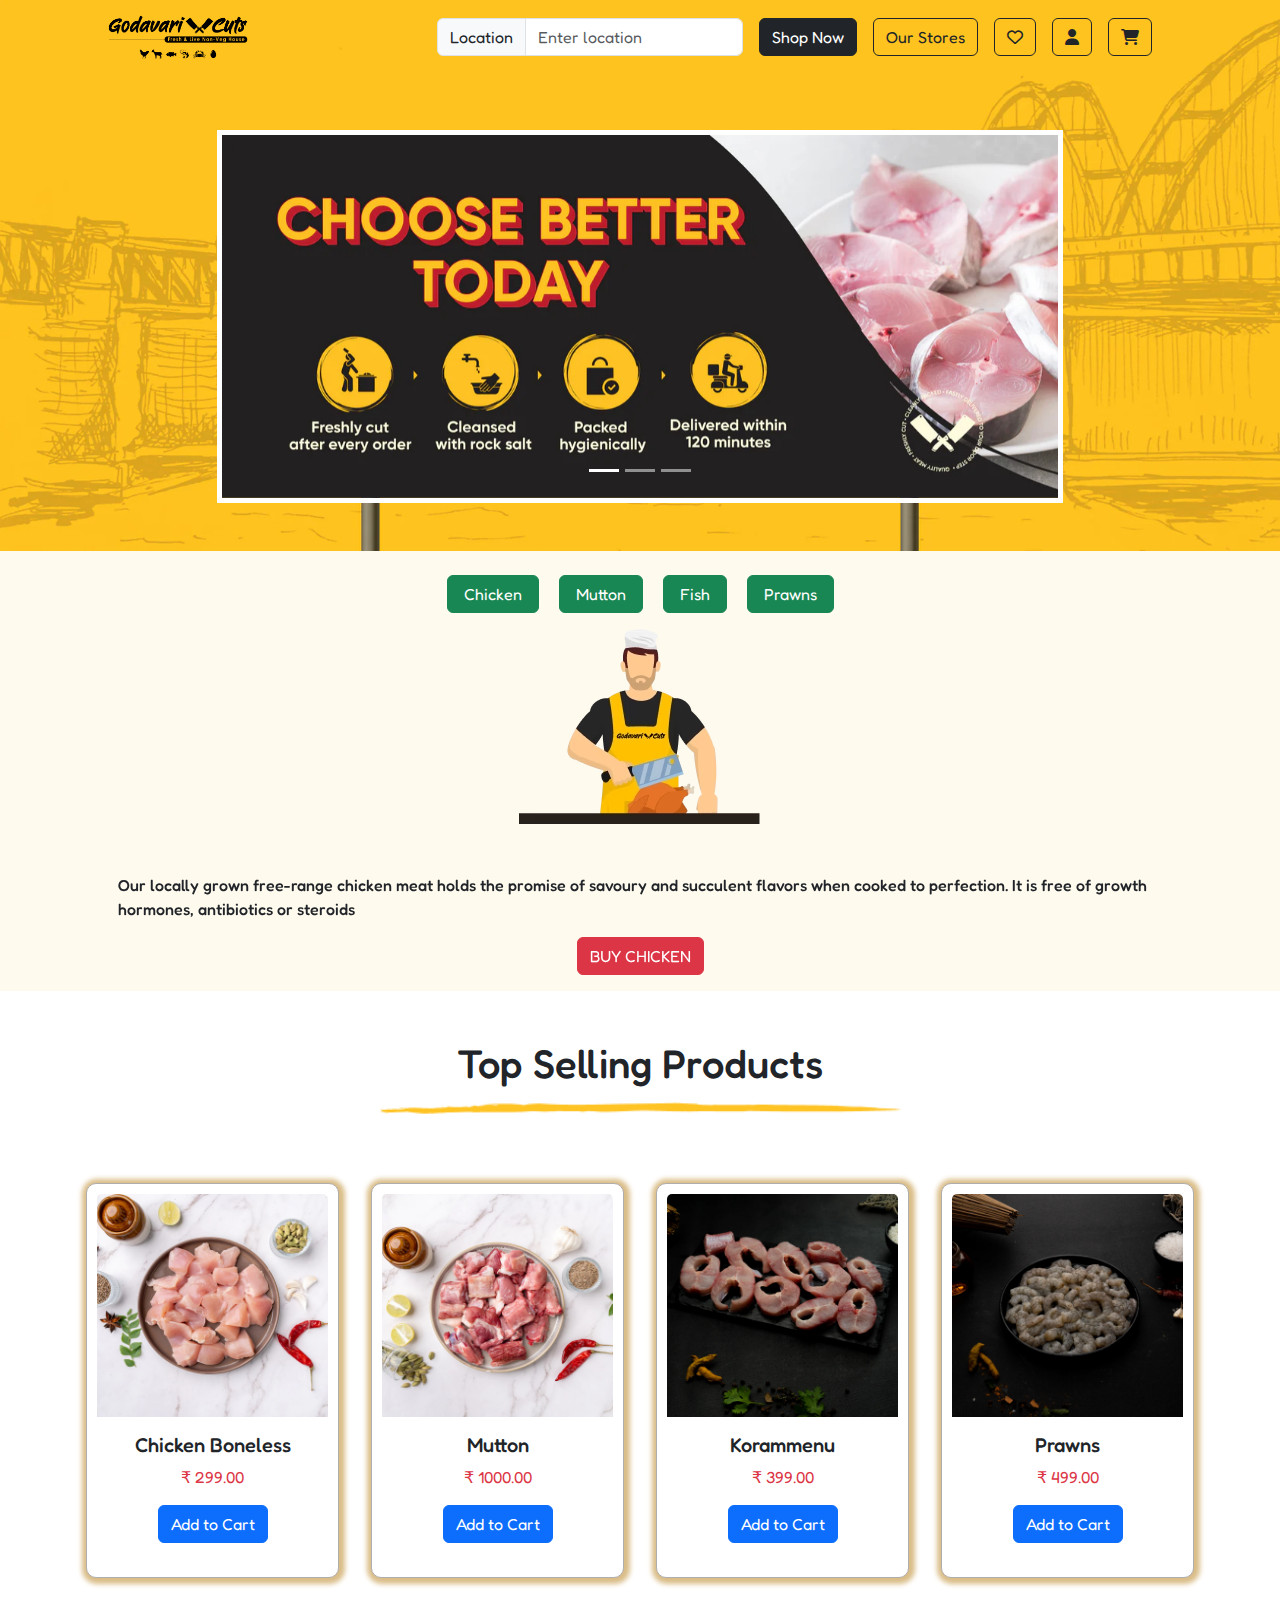
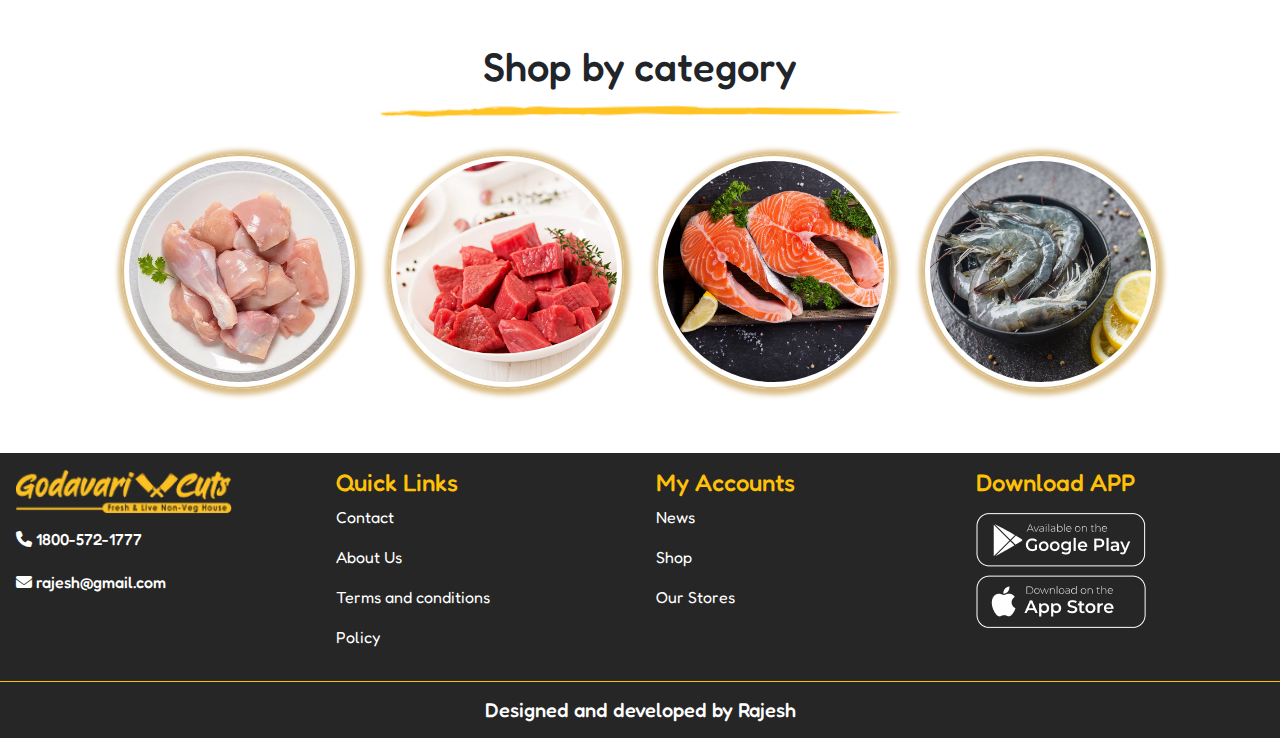
<file: index.html>
<!DOCTYPE html>
<html lang="en">
<head>
    <meta charset="UTF-8">
    <meta name="viewport" content="width=device-width, initial-scale=1.0">
    <title>Godavari Cuts</title>
    <link rel="stylesheet" href="https://cdnjs.cloudflare.com/ajax/libs/font-awesome/6.6.0/css/all.min.css"/>
    <link rel="stylesheet" href="https://fonts.googleapis.com/css2?family=Fredoka:wght@300..700&display=swap"/>
    <link rel="stylesheet" href="https://cdnjs.cloudflare.com/ajax/libs/animate.css/4.1.1/animate.min.css"/>
    <link rel="stylesheet" href="style.css">
    <link rel="stylesheet" href="css/bootstrap.min.css">
    <script src="js/bootstrap.bundle.min.js"></script>
</head>
<body>
    <section class="container-fluid main">
        <header>
            <nav class="navbar navbar-expand-md">
                <div class="container-fluid">
                  <a class="text-center col-md-3 col-sm-9" href="index.html">
                    <img src="assets/logo.png" class="w-50" alt="">
                  </a>
                  <button class="navbar-toggler" type="button" data-bs-toggle="collapse" data-bs-target="#navbarSupportedContent" aria-controls="navbarSupportedContent" aria-expanded="false" aria-label="Toggle navigation">
                    <span class="navbar-toggler-icon"></span>
                  </button>
                  <div class="collapse navbar-collapse justify-content-center " id="navbarSupportedContent">
                    <ul class="navbar-nav">
                      <li class="nav-item p-2">
                      <div class="input-group w-auto">
                        <span class="input-group-text" id="basic-addon1">Location</span>
                        <input type="text" class="form-control " placeholder="Enter location" aria-label="Username" aria-describedby="basic-addon1">
                      </div>
                    </li>
                    <div class=" list-group list-group-horizontal justify-content-between ">
                    <li class="nav-item p-2 ">
                      <a class="btn btn-dark " href="shopnow.html">Shop Now</a>
                    </li>  
                    <li class="nav-item p-2 ">
                      <a class="btn btn-outline-dark" href="stores.html">Our Stores</a>
                    </li>
                    <li class="nav-item p-2">
                      <a class="btn btn-outline-dark"><i class="fa-regular fa-heart fa-beat-fade"></i></a>
                    </li>
                    <li class="nav-item p-2 ">
                      <a class="btn btn-outline-dark" href="account.html"><i class="fa-solid fa-user fa-bounce"></i></a>
                    </li>
                    <li class="nav-item p-2 ">
                      <a class="btn btn-outline-dark"><i class="fa-solid fa-cart-shopping fa-shake"></i></a>
                    </li>
                  </div>
                    </ul>
                  </div>
                </div>
              </nav>
        </header>
        <h1 id="helloname"></h1>
        <div id="banners" class="carousel slide w-75 m-auto  p-md-5 pb-5">
          <div class="carousel-inner">
            <div class="carousel-item active">
              <img src="assets/Slider1.png" class="w-100 " alt="...">
            </div>
            <div class="carousel-item">
              <img src="assets/Slider2.png" class="d-block w-100" alt="...">
            </div>
            <div class="carousel-item">
              <img src="assets/Slider3.png" class="d-block w-100" alt="...">
            </div>
            <div class="carousel-indicators">
              <button type="button" data-bs-target="#banners" data-bs-slide-to="0" class="active" aria-current="true" aria-label="Slide 1"></button>
              <button type="button" data-bs-target="#banners" data-bs-slide-to="1" aria-label="Slide 2"></button>
              <button type="button" data-bs-target="#banners" data-bs-slide-to="2" aria-label="Slide 3"></button>
            </div>
          </div>
        </div>
    </section>
    <section class="container-fluid buy">
      <div id="carouselExampleIndicators" class="carousel slide pb-3">
        <div class="carousel-inner container ">
          <div class="text-center  mt-3">
            <button class="btn btn-success m-2 px-3" data-bs-target="#carouselExampleIndicators" data-bs-slide-to="0" class="active" aria-current="true" aria-label="Slide 1">Chicken</button>
            <button class="btn btn-success m-2 px-3" data-bs-target="#carouselExampleIndicators" data-bs-slide-to="1" aria-label="Slide 2">Mutton</button>
            <button class="btn btn-success m-2 px-3" data-bs-target="#carouselExampleIndicators" data-bs-slide-to="2" aria-label="Slide 3">Fish</button>
            <button class="btn btn-success m-2 px-3" data-bs-target="#carouselExampleIndicators" data-bs-slide-to="3" aria-label="Slide 4">Prawns</button>
          </div>
          <div class="carousel-item active ">
            <div class="row  justify-content-center">
              <div class="text-center">
                <img src="assets/butcher_chicken.avif" alt="">
              </div>
              <div class=" p-5 pb-0 fw-medium">
                <p>Our locally grown free-range chicken meat holds the promise of savoury and succulent flavors when cooked to perfection. It is free of growth hormones, antibiotics or steroids</p>
              </div>
              <a class="btn btn-danger w-auto" href="chicken.html">BUY CHICKEN</a>
          </div>
          </div>
          <div class="carousel-item">
            <div class="row  justify-content-center">
              <div class="text-center">
                <img src="assets/butcher_mutton.avif" alt="">
              </div>
              <div class=" p-5 pb-0 fw-medium">
                <p>Sourced from natural farms, our raw mutton meat is free from chemicals, hormones, and antibiotics, ensuring pure and wholesome quality. With its tender texture and natural goodness, it has a marbling and deep red colour that offers a robust and hearty flavour profile to the meat</p>
              </div>
              <a class="btn btn-danger w-auto" href="mutton.html">BUY MUTTON</a>
          </div>
          </div>
          <div class="carousel-item ">
            <div class="row  justify-content-center">
              <div class="text-center">
                <img src="assets/Butcher_fish.avif" alt="">
              </div>
              <div class=" p-5 pb-0 fw-medium">
                <p>Experience the natural flavours of the sea with our premium fish meat – carefully sourced for you from the nets of the fishermen to your table at its peak freshness with care. We offer various options of premium live-cuts of our fresh catches.</p>
              </div>
              <a class="btn btn-danger w-auto" href="fish.html">BUY FISH</a>
          </div>
          </div>
          <div class="carousel-item ">
            <div class="row justify-content-center">
              <div class="text-center">
                <img src="assets/Butcher_prawns.avif" alt="">
              </div>
              <div class=" p-5 pb-0 fw-medium">
                <p>Indulge in our high quality flavoursome prawns that are freshly harvested and free of harmful chemicals. With its exquisite taste and tender texture, our prawns bring the flavours of the sea to your plate in the most natural and delicious way possible.</p>
              </div>
              <a class="btn btn-danger  w-auto" href="prawns.html">BUY PRWANS</a>
          </div>
          </div>
        </div>
        </button>
      </div>
    </section>
    <section class="container top_selling">
      <div class="row ">
        <div class="text-center p-5">
          <h1 class="text-center">Top Selling Products</h1>
          <img src="assets/border.png" class="w-50" alt="" srcset="">
        </div>
      </div>
      <div class="row">
        <div class="col-md-3 col-sm-6 p-3">
          <div class="card">
            <img src="assets/chicken.webp" class="card-img-top " alt="...">
            <div class="card-body text-center">
              <h5 class="card-title">Chicken Boneless</h5>
              <p class="card-text text-danger">₹ 299.00</p>
              <a href="#" class="btn btn-primary">Add to Cart</a>
            </div>
          </div>
        </div>
        <div class="col-md-3 col-sm-6 p-3">
          <div class="card">
            <img src="assets/mutton.webp" class="card-img-top " alt="...">
            <div class="card-body text-center">
              <h5 class="card-title">Mutton</h5>
              <p class="card-text text-danger">₹ 1000.00</p>
              <a href="#" class="btn btn-primary">Add to Cart</a>
            </div>
          </div>
        </div>
        <div class="col-md-3 col-sm-6 p-3">
          <div class="card">
            <img src="assets/korammenu.webp" class="card-img-top " alt="...">
            <div class="card-body text-center">
              <h5 class="card-title">Korammenu</h5>
              <p class="card-text text-danger">₹ 399.00</p>
              <a href="#" class="btn btn-primary">Add to Cart</a>
            </div>
          </div>
        </div>
        <div class="col-md-3 col-sm-6 p-3">
          <div class="card">
            <img src="assets/prawns.webp" class="card-img-top " alt="...">
            <div class="card-body text-center">
              <h5 class="card-title">Prawns</h5>
              <p class="card-text text-danger">₹ 499.00</p>
              <a href="#" class="btn btn-primary">Add to Cart</a>
            </div>
          </div>
        </div>
      </div>
    </section>
    <section class="container category p-5">
      <div class="row ">
        <div class="text-center">
          <h1 class="text-center">Shop by category</h1>
          <img src="assets/border.png" class="w-50" alt="" srcset="">
        </div>
      </div>
      <div class="row categories pt-3">
        <div class="col-md-3 col-sm-6 p-3">
          <a href="chicken.html">
            <img src="assets/chickentcategory.webp" class="w-100" alt="">
          </a>
        </div>
        <div class="col-md-3 col-sm-6 p-3">
          <a href="mutton.html">
            <img src="assets/muttoncategory.webp" class="w-100" alt="">
          </a>
        </div>
        <div class="col-md-3 col-sm-6 p-3">
          <a href="fish.html">
            <img src="assets/fishcategory.webp" class="w-100" alt="">
          </a>
        </div>
        <div class="col-md-3  col-sm-6 p-3">
          <a href="prawns.html">
            <img src="assets/prawnscategorey.webp" class="w-100" alt="">
          </a>
        </div>
      </div>
    </section>
    <footer class="container-fluid ">
      <div class="row  border-bottom border-warning">
        <div class="col-md-3 col-sm-6 p-3 ">
          <img src="assets/footer_log.avif" class="w-75" alt="" srcset="">
          <h6 class="text-white pt-3"><i class="fa-solid fa-phone"></i> 1800-572-1777</h6>
          <h6 class="text-white pt-3 "><i class="fa-solid fa-envelope"></i> rajesh@gmail.com</h6>
        </div>
        <div class="col-md-3 col-sm-6 p-3  ">
          <h4 class="text-warning">Quick Links</h4>
          <div class="list-group">
            <p class="text-white ">Contact</p>
            <p class="text-white ">About Us</p>
            <p class="text-white ">Terms and conditions</p>
            <p class="text-white">Policy</p>
          </div>
        </div>
        <div class="col-md-3 col-sm-6 p-3 ">
          <h4 class="text-warning">My Accounts</h4>
          <div class="list-group">
            <p class="text-white ">News</p>
            <p class="text-white ">Shop</p>
            <p class="text-white ">Our Stores</p>
          </div>
        </div>
        <div class="col-md-3 col-sm-6 p-3">
          <h4 class="text-warning">Download APP</h4>
          <img src="assets/Playstore.png" class="pt-2">
          <img src="assets/App_Store.png" class="pt-2">
        </div>
      </div>
      <h5 class="text-white text-center p-3">Designed and developed by Rajesh</h5>
    </footer>
    <script src="validation.js"></script>
</body>
</html>
</file>
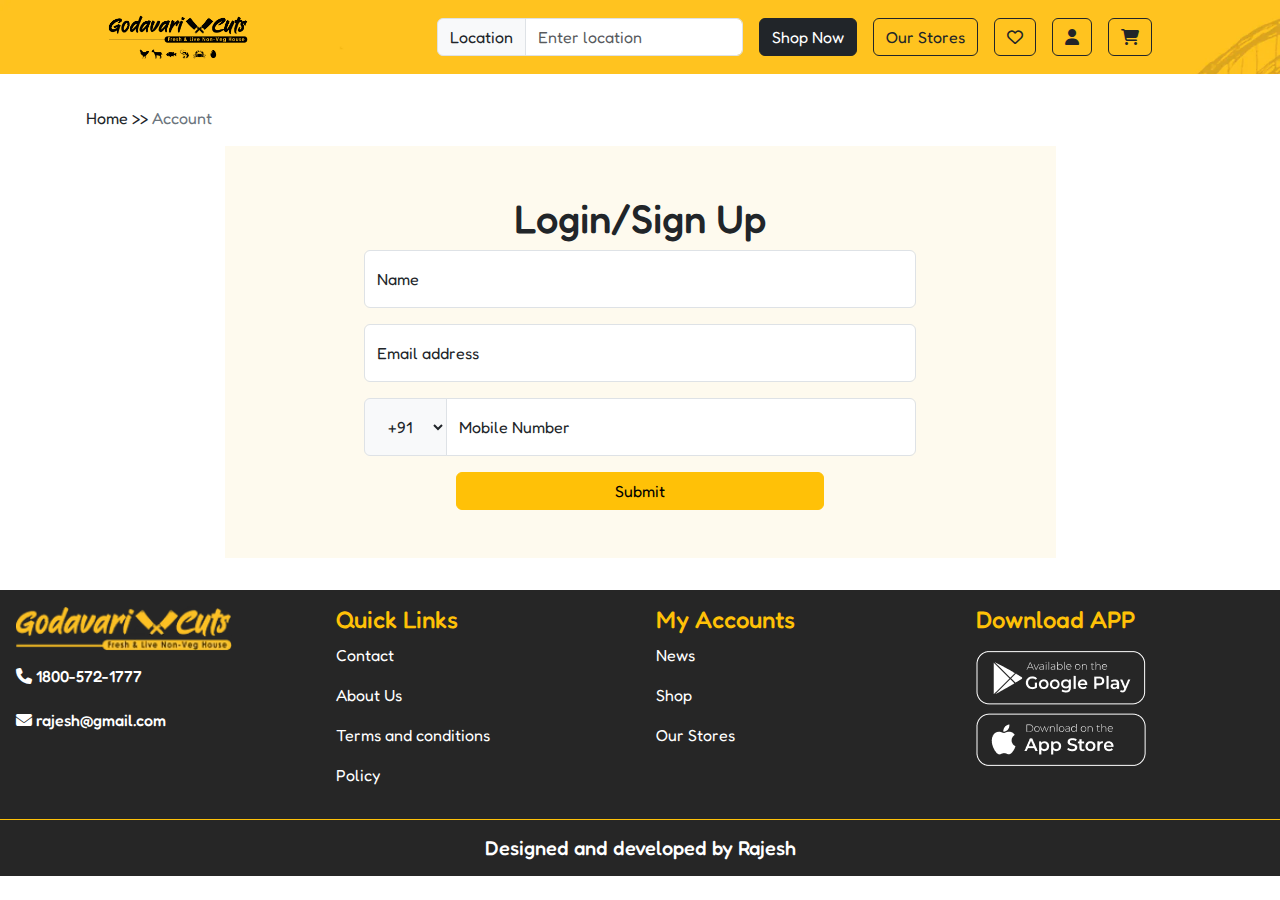
<file: account.html>
<!DOCTYPE html>
<html lang="en">
<head>
    <meta charset="UTF-8">
    <meta name="viewport" content="width=device-width, initial-scale=1.0">
    <title>Godavari Cuts</title>
    <link rel="stylesheet" href="https://cdnjs.cloudflare.com/ajax/libs/font-awesome/6.6.0/css/all.min.css"/>
    <link rel="stylesheet" href="https://fonts.googleapis.com/css2?family=Fredoka:wght@300..700&display=swap"/>
    <link rel="stylesheet" href="https://cdnjs.cloudflare.com/ajax/libs/animate.css/4.1.1/animate.min.css"/>
    <link rel="stylesheet" href="style.css">
    <link rel="stylesheet" href="css/bootstrap.min.css">
    <script src="js/bootstrap.bundle.min.js"></script>
</head>
<body>
    <section class="container-fluid main">
        <header class="h-auto">
            <nav class="navbar navbar-expand-md">
                <div class="container-fluid">
                  <a class="text-center col-md-3" href="index.html">
                    <img src="assets/logo.png" class="w-50" alt="">
                  </a>
                  <div class="collapse navbar-collapse justify-content-center " id="navbarNav">
                    <ul class="navbar-nav">
                      <li class="nav-item p-2">
                      <div class="input-group ">
                        <span class="input-group-text" id="basic-addon1">Location</span>
                        <input type="text" class="form-control " placeholder="Enter location" aria-label="Username" aria-describedby="basic-addon1">
                      </div>
                    </li>
                    <li class="nav-item p-2 ">
                      <a class="btn btn-dark " href="shopnow.html">Shop Now</a>
                    </li>  
                    <li class="nav-item p-2 ">
                      <a class="btn btn-outline-dark" href="stores.html">Our Stores</a>
                    </li>
                    <li class="nav-item p-2">
                      <a class="btn btn-outline-dark"><i class="fa-regular fa-heart fa-beat-fade"></i></a>
                    </li>
                    <li class="nav-item p-2 ">
                      <a class="btn btn-outline-dark" href="account.html"><i class="fa-solid fa-user fa-bounce"></i></a>
                    </li>
                    <li class="nav-item p-2 ">
                      <a class="btn btn-outline-dark"><i class="fa-solid fa-cart-shopping fa-shake"></i></a>
                    </li>
                    </ul>
                  </div>
                </div>
              </nav>
        </header>
    </section>
    <section class="signup container p-3 my-3">
        <p>Home >> <span class="text-secondary">Account</span></p>
        <div class="w-75 m-auto signup_form p-5 text-center">
            <h1 >Login/Sign Up</h1>
            <form action="index.html" onsubmit="return valid()">
            <div class="form-floating mb-3 w-75 m-auto">
              <input type="text" class="form-control floatingInput" id="username" placeholder="username">
              <label for="floatingInput">Name</label>
              <p id="nameerror"></p>
            </div>
            <div class="form-floating mb-3 w-75 m-auto">
              <input type="email" class="form-control floatingInput" id="email" placeholder="email">
              <label for="floatingInput">Email address</label>
              <p id="emailerror"></p>
            </div>
            <div class="input-group  mb-3 w-75 m-auto">
              <select class="input-group-text" id="mobilelength">
                <option value="10">+91</option>
                <option value="9">+632</option>
                <option value="8">+784</option>
              </select>
              <div class="form-floating">
              <input type="text" class="form-control floatingInput" placeholder="mobilenum" id="mobilenum">
              <label for="floatingInput">Mobile Number</label>
              </div>
            </div>
            <p id="mobileerror"></p>
            <button class="btn btn-warning w-50" type="submit">Submit</button>
          </form>
        </div>
        </div>
    </section> 
    <footer class="container-fluid ">
        <div class="row  border-bottom border-warning">
          <div class="col-md-3 col-sm-6 p-3 ">
            <img src="assets/footer_log.avif" class="w-75" alt="" srcset="">
            <h6 class="text-white pt-3"><i class="fa-solid fa-phone"></i> 1800-572-1777</h6>
            <h6 class="text-white pt-3 "><i class="fa-solid fa-envelope"></i> rajesh@gmail.com</h6>
          </div>
          <div class="col-md-3 col-sm-6 p-3  ">
            <h4 class="text-warning">Quick Links</h4>
            <div class="list-group">
              <p class="text-white ">Contact</p>
              <p class="text-white ">About Us</p>
              <p class="text-white ">Terms and conditions</p>
              <p class="text-white">Policy</p>
            </div>
          </div>
          <div class="col-md-3 col-sm-6 p-3 ">
            <h4 class="text-warning">My Accounts</h4>
            <div class="list-group">
              <p class="text-white ">News</p>
              <p class="text-white ">Shop</p>
              <p class="text-white ">Our Stores</p>
            </div>
          </div>
          <div class="col-md-3 col-sm-6 p-3">
            <h4 class="text-warning">Download APP</h4>
            <img src="assets/Playstore.png" class="pt-2">
            <img src="assets/App_Store.png" class="pt-2">
          </div>
        </div>
        <h5 class="text-white text-center p-3">Designed and developed by Rajesh</h5>
    </footer> 
    <script src="validation.js"></script>
</body>
</html>
</file>
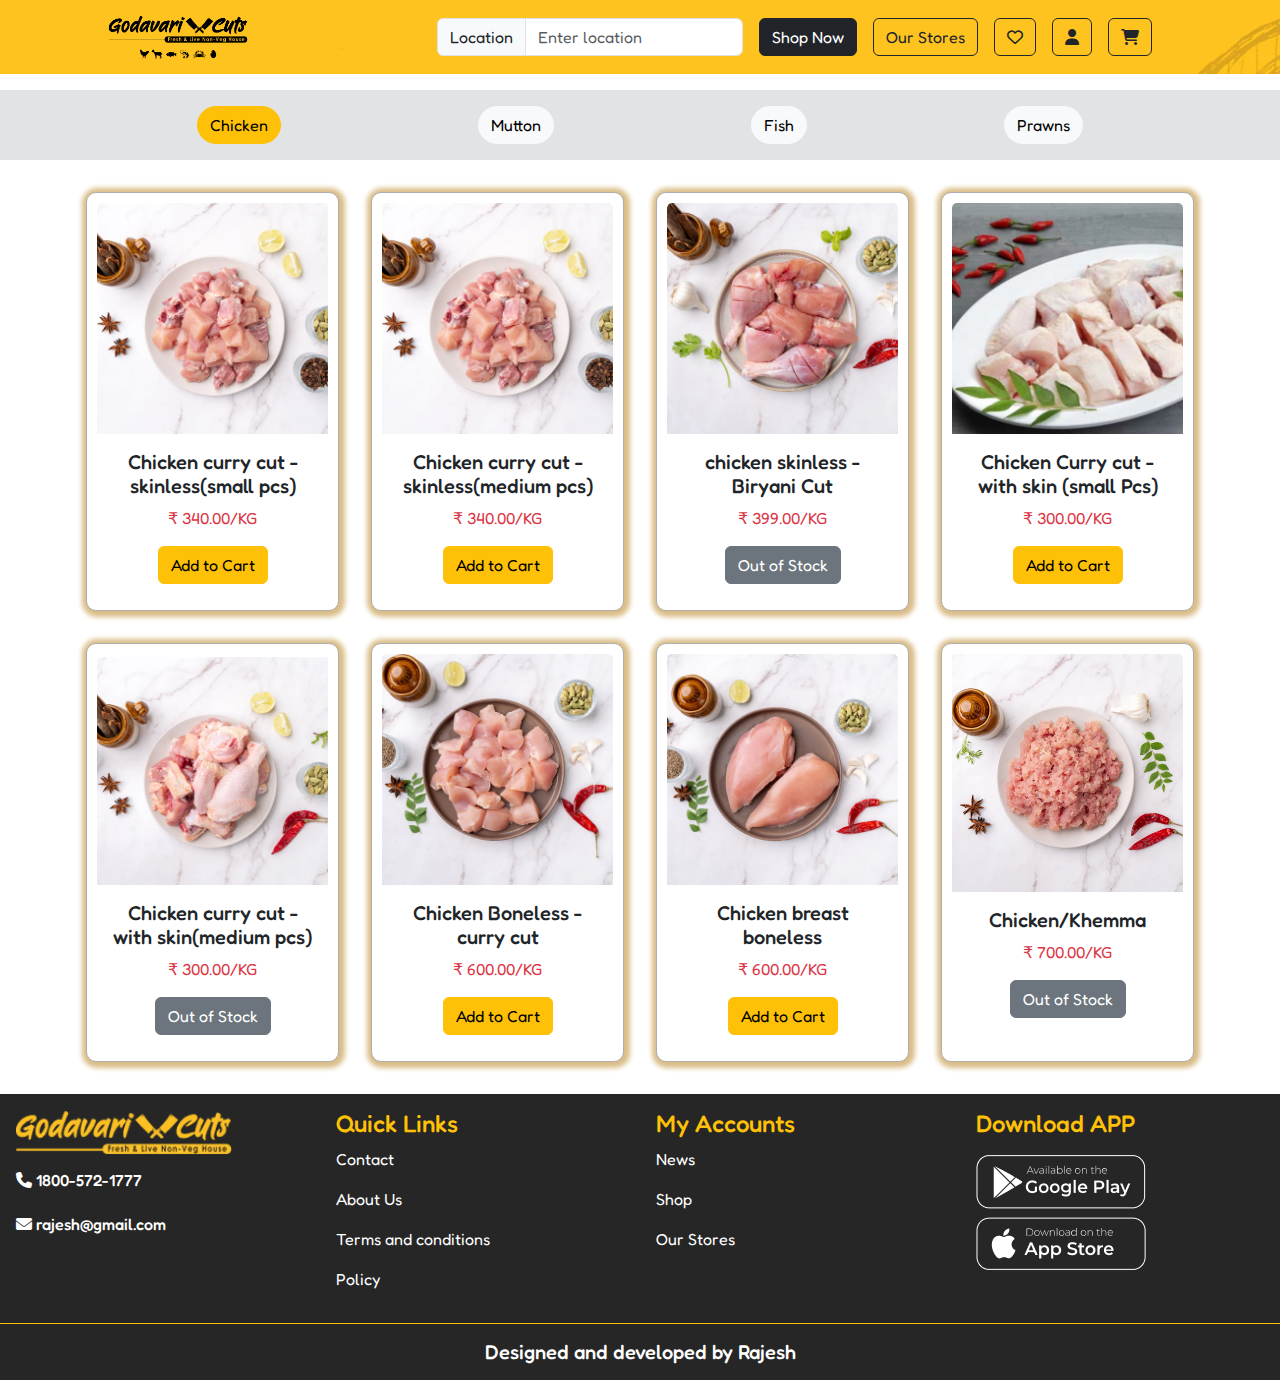
<file: chicken.html>
<!DOCTYPE html>
<html lang="en">
<head>
    <meta charset="UTF-8">
    <meta name="viewport" content="width=device-width, initial-scale=1.0">
    <title>Godavari Cuts</title>
    <link rel="stylesheet" href="https://cdnjs.cloudflare.com/ajax/libs/font-awesome/6.6.0/css/all.min.css"/>
    <link rel="stylesheet" href="https://fonts.googleapis.com/css2?family=Fredoka:wght@300..700&display=swap"/>
    <link rel="stylesheet" href="https://cdnjs.cloudflare.com/ajax/libs/animate.css/4.1.1/animate.min.css"/>
    <link rel="stylesheet" href="style.css">
    <link rel="stylesheet" href="css/bootstrap.min.css">
    <script src="js/bootstrap.bundle.min.js"></script>
</head>
<body>
    <section class="container-fluid main">
        <header class="h-auto">
            <nav class="navbar navbar-expand-md">
                <div class="container-fluid">
                  <a class="text-center col-md-3" href="index.html">
                    <img src="assets/logo.png" class="w-50" alt="">
                  </a>
                  <div class="collapse navbar-collapse justify-content-center " id="navbarNav">
                    <ul class="navbar-nav">
                      <li class="nav-item p-2">
                      <div class="input-group ">
                        <span class="input-group-text" id="basic-addon1">Location</span>
                        <input type="text" class="form-control " placeholder="Enter location" aria-label="Username" aria-describedby="basic-addon1">
                      </div>
                    </li>
                    <li class="nav-item p-2 ">
                      <a class="btn btn-dark " href="shopnow.html">Shop Now</a>
                    </li>  
                    <li class="nav-item p-2 ">
                      <a class="btn btn-outline-dark " href="stores.html">Our Stores</a>
                    </li>
                    <li class="nav-item p-2">
                      <a class="btn btn-outline-dark"><i class="fa-regular fa-heart fa-beat-fade"></i></a>
                    </li>
                    <li class="nav-item p-2 ">
                      <a class="btn btn-outline-dark" href="account.html"><i class="fa-solid fa-user fa-bounce"></i></a>
                    </li>
                    <li class="nav-item p-2 ">
                      <a class="btn btn-outline-dark"><i class="fa-solid fa-cart-shopping fa-shake"></i></a>
                    </li>
                    </ul>
                  </div>
                </div>
              </nav>
        </header>
    </section>
    <section class="d-flex justify-content-evenly bg-secondary-subtle py-3 my-3 shop_cat">
      <a class="btn btn-warning rounded-pill" href="chicken.html">Chicken</a>
      <a class="btn btn-light rounded-pill" href="mutton.html">Mutton</a>
      <a class="btn btn-light rounded-pill" href="fish.html">Fish</a>
      <a class="btn btn-light rounded-pill" href="prawns.html">Prawns</a>
    </section>
    <section class="chicken container  my-3">
      <div class="row">
        <div class="col-md-3 col-sm-6 p-3">
          <div class="card">
            <img src="assets/chicken1.webp" class="card-img-top " alt="...">
            <div class="card-body text-center">
              <h5 class="card-title">Chicken curry cut - skinless(small pcs)</h5>
              <p class="card-text text-danger">₹ 340.00/KG</p>
              <a href="#" class="btn btn-warning">Add to Cart</a>
            </div>
          </div>
        </div>
        <div class="col-md-3 col-sm-6 p-3">
          <div class="card">
            <img src="assets/chicken2.webp" class="card-img-top " alt="...">
            <div class="card-body text-center">
              <h5 class="card-title">Chicken curry cut - skinless(medium pcs)</h5>
              <p class="card-text text-danger">₹ 340.00/KG</p>
              <a href="#" class="btn btn-warning">Add to Cart</a>
            </div>
          </div>
        </div>
        <div class="col-md-3 col-sm-6 p-3">
          <div class="card">
            <img src="assets/chicken3.webp" class="card-img-top " alt="...">
            <div class="card-body text-center">
              <h5 class="card-title">chicken skinless - Biryani Cut</h5>
              <p class="card-text text-danger">₹ 399.00/KG</p>
              <a href="#" class="btn btn-secondary">Out of Stock</a>
            </div>
          </div>
        </div>
        <div class="col-md-3 col-sm-6 p-3">
          <div class="card">
            <img src="assets/chicken4.webp" class="card-img-top " alt="...">
            <div class="card-body text-center">
              <h5 class="card-title">Chicken Curry cut - with skin (small Pcs)</h5>
              <p class="card-text text-danger">₹ 300.00/KG</p>
              <a href="#" class="btn btn-warning">Add to Cart</a>
            </div>
          </div>
        </div>
        <div class="col-md-3 col-sm-6 p-3">
          <div class="card">
            <img src="assets/chicken5.webp" class="card-img-top " alt="...">
            <div class="card-body text-center">
              <h5 class="card-title">Chicken curry cut - with skin(medium pcs)</h5>
              <p class="card-text text-danger">₹ 300.00/KG</p>
              <a href="#" class="btn btn-secondary">Out of Stock</a>
            </div>
          </div>
        </div>
        <div class="col-md-3 col-sm-6 p-3">
          <div class="card">
            <img src="assets/chicken6.webp" class="card-img-top " alt="...">
            <div class="card-body text-center">
              <h5 class="card-title">Chicken Boneless - curry cut</h5>
              <p class="card-text text-danger">₹ 600.00/KG</p>
              <a href="#" class="btn btn-warning">Add to Cart</a>
            </div>
          </div>
        </div>
        <div class="col-md-3 col-sm-6 p-3">
          <div class="card">
            <img src="assets/chicken7.webp" class="card-img-top " alt="...">
            <div class="card-body text-center">
              <h5 class="card-title">Chicken breast boneless</h5>
              <p class="card-text text-danger">₹ 600.00/KG</p>
              <a href="#" class="btn btn-warning">Add to Cart</a>
            </div>
          </div>
        </div>
        <div class="col-md-3 col-sm-6 p-3">
          <div class="card">
            <img src="assets/chicken8.webp" class="card-img-top " alt="...">
            <div class="card-body text-center">
              <h5 class="card-title">Chicken/Khemma</h5>
              <p class="card-text text-danger">₹ 700.00/KG</p>
              <a href="#" class="btn btn-secondary">Out of Stock</a>
            </div>
          </div>
        </div>
      </div>
    </section>
    <footer class="container-fluid ">
        <div class="row  border-bottom border-warning">
          <div class="col-md-3 col-sm-6 p-3 ">
            <img src="assets/footer_log.avif" class="w-75" alt="" srcset="">
            <h6 class="text-white pt-3"><i class="fa-solid fa-phone"></i> 1800-572-1777</h6>
            <h6 class="text-white pt-3 "><i class="fa-solid fa-envelope"></i> rajesh@gmail.com</h6>
          </div>
          <div class="col-md-3 col-sm-6 p-3  ">
            <h4 class="text-warning">Quick Links</h4>
            <div class="list-group">
              <p class="text-white ">Contact</p>
              <p class="text-white ">About Us</p>
              <p class="text-white ">Terms and conditions</p>
              <p class="text-white">Policy</p>
            </div>
          </div>
          <div class="col-md-3 col-sm-6 p-3 ">
            <h4 class="text-warning">My Accounts</h4>
            <div class="list-group">
              <p class="text-white ">News</p>
              <p class="text-white ">Shop</p>
              <p class="text-white ">Our Stores</p>
            </div>
          </div>
          <div class="col-md-3 col-sm-6 p-3">
            <h4 class="text-warning">Download APP</h4>
            <img src="assets/Playstore.png" class="pt-2">
            <img src="assets/App_Store.png" class="pt-2">
          </div>
        </div>
        <h5 class="text-white text-center p-3">Designed and developed by Rajesh</h5>
    </footer> 
</body>
</html>
</file>
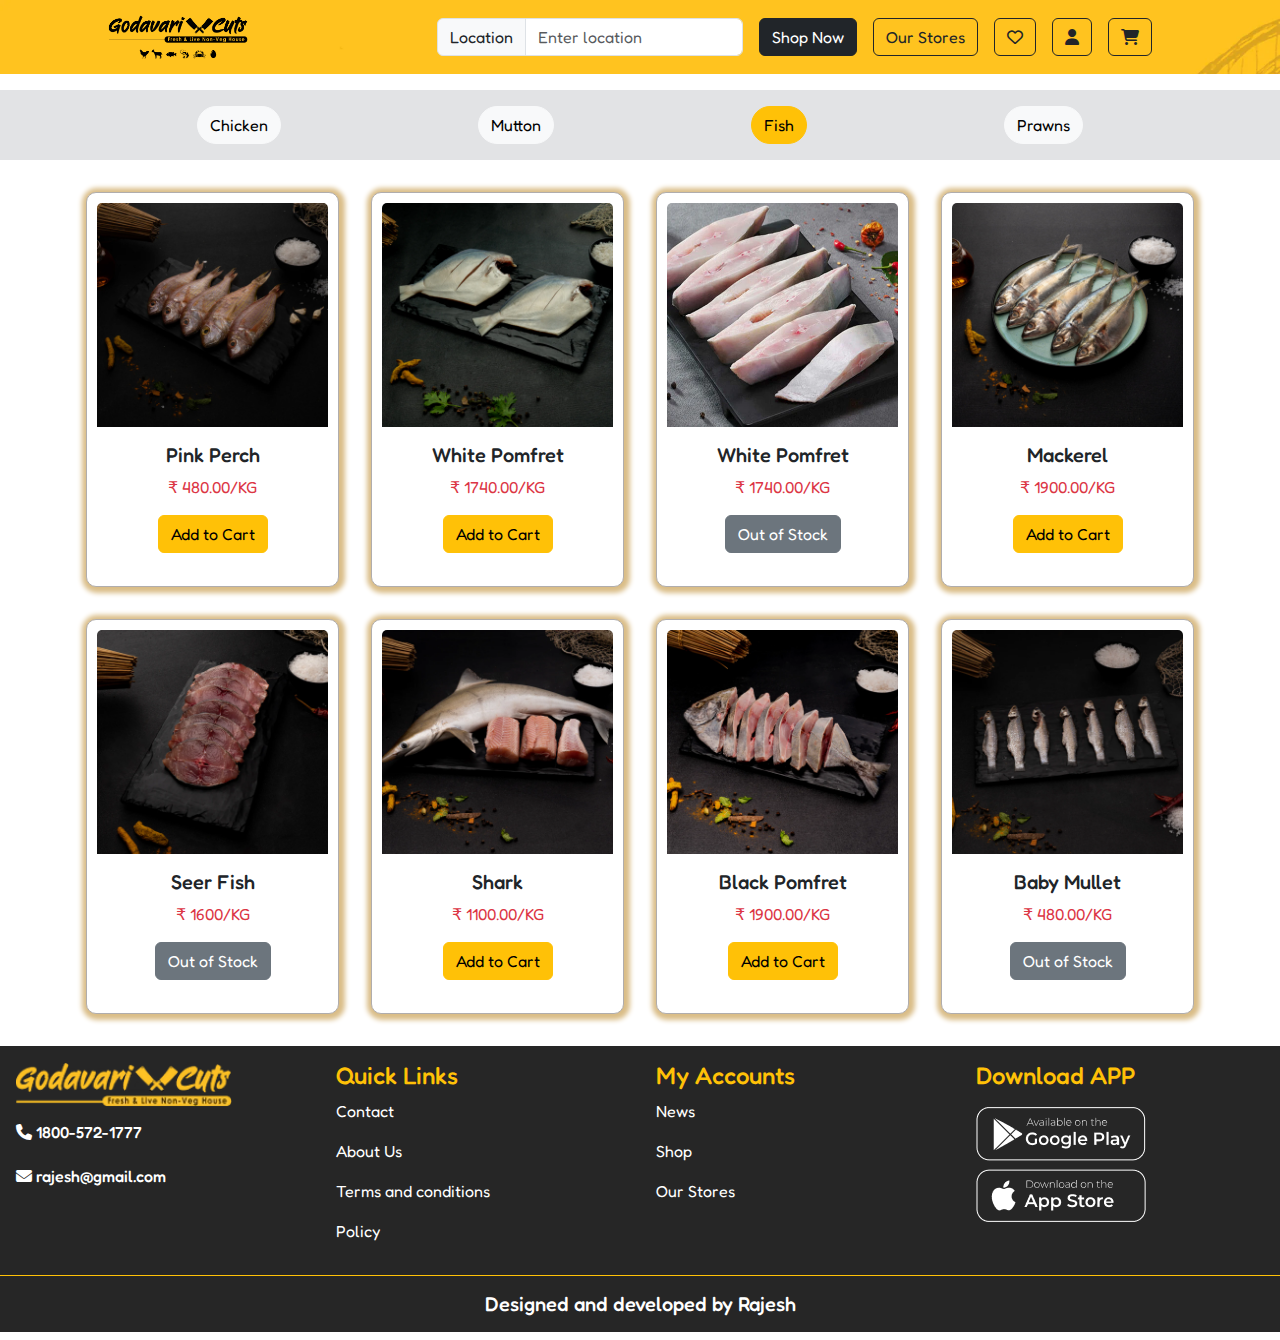
<file: fish.html>
<!DOCTYPE html>
<html lang="en">
<head>
    <meta charset="UTF-8">
    <meta name="viewport" content="width=device-width, initial-scale=1.0">
    <title>Godavari Cuts</title>
    <link rel="stylesheet" href="https://cdnjs.cloudflare.com/ajax/libs/font-awesome/6.6.0/css/all.min.css"/>
    <link rel="stylesheet" href="https://fonts.googleapis.com/css2?family=Fredoka:wght@300..700&display=swap"/>
    <link rel="stylesheet" href="https://cdnjs.cloudflare.com/ajax/libs/animate.css/4.1.1/animate.min.css"/>
    <link rel="stylesheet" href="style.css">
    <link rel="stylesheet" href="css/bootstrap.min.css">
    <script src="js/bootstrap.bundle.min.js"></script>
</head>
<body>
    <section class="container-fluid main">
        <header class="h-auto">
            <nav class="navbar navbar-expand-md">
                <div class="container-fluid">
                  <a class="text-center col-md-3" href="Home.html">
                    <img src="assets/logo.png" class="w-50" alt="">
                  </a>
                  <div class="collapse navbar-collapse justify-content-center " id="navbarNav">
                    <ul class="navbar-nav">
                      <li class="nav-item p-2">
                      <div class="input-group ">
                        <span class="input-group-text" id="basic-addon1">Location</span>
                        <input type="text" class="form-control " placeholder="Enter location" aria-label="Username" aria-describedby="basic-addon1">
                      </div>
                    </li>
                    <li class="nav-item p-2 ">
                      <a class="btn btn-dark " href="shopnow.html">Shop Now</a>
                    </li>  
                    <li class="nav-item p-2 ">
                      <a class="btn btn-outline-dark" href="stores.html">Our Stores</a>
                    </li>
                    <li class="nav-item p-2">
                      <a class="btn btn-outline-dark"><i class="fa-regular fa-heart fa-beat-fade"></i></a>
                    </li>
                    <li class="nav-item p-2 ">
                      <a class="btn btn-outline-dark" href="account.html"><i class="fa-solid fa-user fa-bounce"></i></a>
                    </li>
                    <li class="nav-item p-2 ">
                      <a class="btn btn-outline-dark"><i class="fa-solid fa-cart-shopping fa-shake"></i></a>
                    </li>
                    </ul>
                  </div>
                </div>
              </nav>
        </header>
    </section>
    <section class="d-flex justify-content-evenly bg-secondary-subtle py-3 my-3 shop_cat">
      <a class="btn btn-light rounded-pill " href="chicken.html">Chicken</a>
      <a class="btn btn-light rounded-pill" href="mutton.html">Mutton</a>
      <a class="btn btn-warning rounded-pill" href="fish.html">Fish</a>
      <a class="btn btn-light rounded-pill" href="prawns.html">Prawns</a>
    </section>
    <section class="fish container my-3">
      <div class="row">
        <div class="col-md-3 col-sm-6 p-3">
          <div class="card">
            <img src="assets/fish1.webp" class="card-img-top " alt="...">
            <div class="card-body text-center">
              <h5 class="card-title">Pink Perch</h5>
              <p class="card-text text-danger">₹ 480.00/KG</p>
              <a href="#" class="btn btn-warning">Add to Cart</a>
            </div>
          </div>
        </div>
        <div class="col-md-3 col-sm-6 p-3">
          <div class="card">
            <img src="assets/fish2.webp" class="card-img-top " alt="...">
            <div class="card-body text-center">
              <h5 class="card-title">White Pomfret</h5>
              <p class="card-text text-danger">₹ 1740.00/KG</p>
              <a href="#" class="btn btn-warning">Add to Cart</a>
            </div>
          </div>
        </div>
        <div class="col-md-3 col-sm-6 p-3">
          <div class="card">
            <img src="assets/fish3.webp" class="card-img-top " alt="...">
            <div class="card-body text-center">
              <h5 class="card-title">White Pomfret</h5>
              <p class="card-text text-danger">₹ 1740.00/KG</p>
              <a href="#" class="btn btn-secondary">Out of Stock</a>
            </div>
          </div>
        </div>
        <div class="col-md-3 col-sm-6 p-3">
          <div class="card">
            <img src="assets/fish4.jpg" class="card-img-top " alt="...">
            <div class="card-body text-center">
              <h5 class="card-title">Mackerel</h5>
              <p class="card-text text-danger">₹ 1900.00/KG</p>
              <a href="#" class="btn btn-warning">Add to Cart</a>
            </div>
          </div>
        </div>
        <div class="col-md-3 col-sm-6 p-3">
          <div class="card">
            <img src="assets/fish5.webp" class="card-img-top " alt="...">
            <div class="card-body text-center">
              <h5 class="card-title">Seer Fish</h5>
              <p class="card-text text-danger">₹ 1600/KG</p>
              <a href="#" class="btn btn-secondary">Out of Stock</a>
            </div>
          </div>
        </div>
        <div class="col-md-3 col-sm-6 p-3">
          <div class="card">
            <img src="assets/fish6.webp" class="card-img-top " alt="...">
            <div class="card-body text-center">
              <h5 class="card-title">Shark</h5>
              <p class="card-text text-danger">₹ 1100.00/KG</p>
              <a href="#" class="btn btn-warning">Add to Cart</a>
            </div>
          </div>
        </div>
        <div class="col-md-3 col-sm-6 p-3">
          <div class="card">
            <img src="assets/fish7.webp" class="card-img-top " alt="...">
            <div class="card-body text-center">
              <h5 class="card-title">Black Pomfret</h5>
              <p class="card-text text-danger">₹ 1900.00/KG</p>
              <a href="#" class="btn btn-warning">Add to Cart</a>
            </div>
          </div>
        </div>
        <div class="col-md-3 col-sm-6 p-3">
          <div class="card">
            <img src="assets/fish8.webp" class="card-img-top " alt="...">
            <div class="card-body text-center">
              <h5 class="card-title">Baby Mullet</h5>
              <p class="card-text text-danger">₹ 480.00/KG</p>
              <a href="#" class="btn btn-secondary">Out of Stock</a>
            </div>
          </div>
        </div>
      </div>
    </section>
    <footer class="container-fluid ">
        <div class="row  border-bottom border-warning">
          <div class="col-md-3 col-sm-6 p-3 ">
            <img src="assets/footer_log.avif" class="w-75" alt="" srcset="">
            <h6 class="text-white pt-3"><i class="fa-solid fa-phone"></i> 1800-572-1777</h6>
            <h6 class="text-white pt-3 "><i class="fa-solid fa-envelope"></i> rajesh@gmail.com</h6>
          </div>
          <div class="col-md-3 col-sm-6 p-3  ">
            <h4 class="text-warning">Quick Links</h4>
            <div class="list-group">
              <p class="text-white ">Contact</p>
              <p class="text-white ">About Us</p>
              <p class="text-white ">Terms and conditions</p>
              <p class="text-white">Policy</p>
            </div>
          </div>
          <div class="col-md-3 col-sm-6 p-3 ">
            <h4 class="text-warning">My Accounts</h4>
            <div class="list-group">
              <p class="text-white ">News</p>
              <p class="text-white ">Shop</p>
              <p class="text-white ">Our Stores</p>
            </div>
          </div>
          <div class="col-md-3 col-sm-6 p-3">
            <h4 class="text-warning">Download APP</h4>
            <img src="assets/Playstore.png" class="pt-2">
            <img src="assets/App_Store.png" class="pt-2">
          </div>
        </div>
        <h5 class="text-white text-center p-3">Designed and developed by Rajesh</h5>
    </footer> 
</body>
</html>
</file>
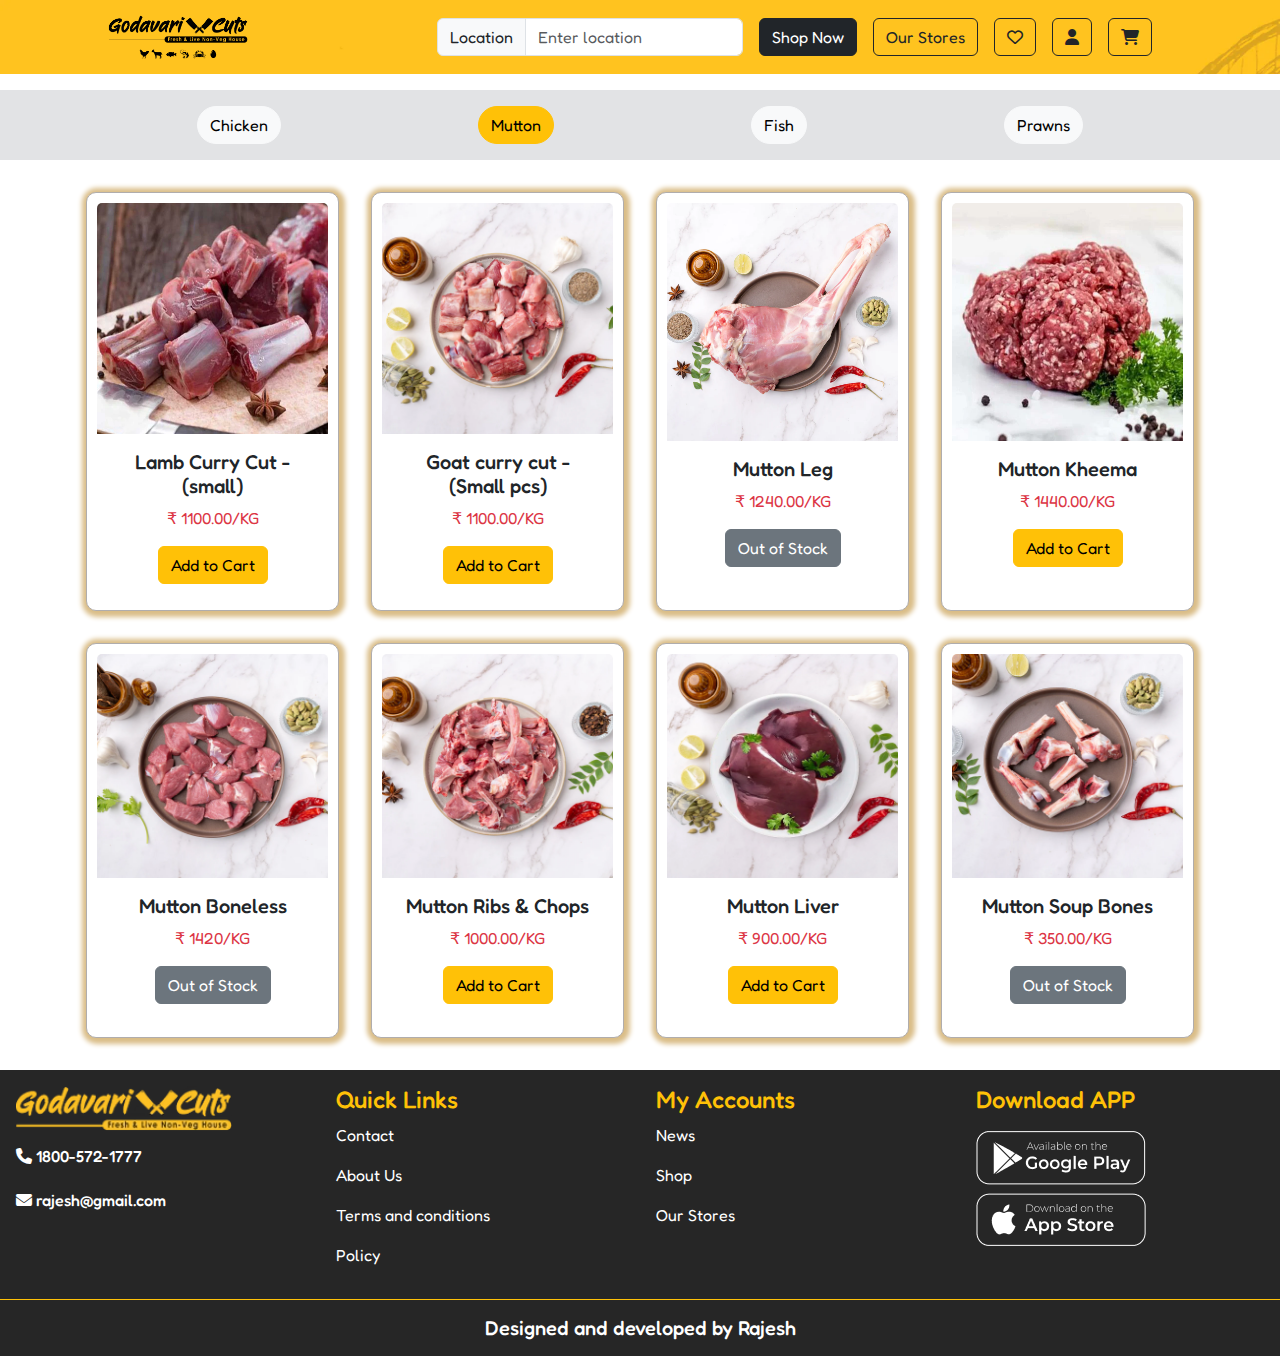
<file: mutton.html>
<!DOCTYPE html>
<html lang="en">
<head>
    <meta charset="UTF-8">
    <meta name="viewport" content="width=device-width, initial-scale=1.0">
    <title>Godavari Cuts</title>
    <link rel="stylesheet" href="https://cdnjs.cloudflare.com/ajax/libs/font-awesome/6.6.0/css/all.min.css"/>
    <link rel="stylesheet" href="https://fonts.googleapis.com/css2?family=Fredoka:wght@300..700&display=swap"/>
    <link rel="stylesheet" href="https://cdnjs.cloudflare.com/ajax/libs/animate.css/4.1.1/animate.min.css"/>
    <link rel="stylesheet" href="style.css">
    <link rel="stylesheet" href="css/bootstrap.min.css">
    <script src="js/bootstrap.bundle.min.js"></script>
</head>
<body>
    <section class="container-fluid main">
        <header class="h-auto">
            <nav class="navbar navbar-expand-md">
                <div class="container-fluid">
                  <a class="text-center col-md-3" href="index.html">
                    <img src="assets/logo.png" class="w-50" alt="">
                  </a>
                  <div class="collapse navbar-collapse justify-content-center " id="navbarNav">
                    <ul class="navbar-nav">
                      <li class="nav-item p-2">
                      <div class="input-group ">
                        <span class="input-group-text" id="basic-addon1">Location</span>
                        <input type="text" class="form-control " placeholder="Enter location" aria-label="Username" aria-describedby="basic-addon1">
                      </div>
                    </li>
                    <li class="nav-item p-2 ">
                      <a class="btn btn-dark " href="shopnow.html">Shop Now</a>
                    </li>  
                    <li class="nav-item p-2 ">
                      <a class="btn btn-outline-dark" href="stores.html">Our Stores</a>
                    </li>
                    <li class="nav-item p-2">
                      <a class="btn btn-outline-dark"><i class="fa-regular fa-heart fa-beat-fade"></i></a>
                    </li>
                    <li class="nav-item p-2 ">
                      <a class="btn btn-outline-dark" href="account.html"><i class="fa-solid fa-user fa-bounce"></i></a>
                    </li>
                    <li class="nav-item p-2 ">
                      <a class="btn btn-outline-dark"><i class="fa-solid fa-cart-shopping fa-shake"></i></a>
                    </li>
                    </ul>
                  </div>
                </div>
              </nav>
        </header>
    </section>
    <section class="d-flex justify-content-evenly bg-secondary-subtle py-3 my-3 shop_cat">
      <a class="btn btn-light rounded-pill " href="chicken.html">Chicken</a>
      <a class="btn btn-warning rounded-pill" href="mutton.html">Mutton</a>
      <a class="btn btn-light rounded-pill" href="fish.html">Fish</a>
      <a class="btn btn-light rounded-pill" href="prawns.html">Prawns</a>
    </section>
    <section class="mutton container  my-3">
      <div class="row">
        <div class="col-md-3 col-sm-6 p-3">
          <div class="card">
            <img src="assets/mutton1.webp" class="card-img-top " alt="...">
            <div class="card-body text-center">
              <h5 class="card-title">Lamb Curry Cut - (small)</h5>
              <p class="card-text text-danger">₹ 1100.00/KG</p>
              <a href="#" class="btn btn-warning">Add to Cart</a>
            </div>
          </div>
        </div>
        <div class="col-md-3 col-sm-6 p-3">
          <div class="card">
            <img src="assets/mutton2.webp" class="card-img-top " alt="...">
            <div class="card-body text-center">
              <h5 class="card-title">Goat curry cut - (Small pcs)</h5>
              <p class="card-text text-danger">₹ 1100.00/KG</p>
              <a href="#" class="btn btn-warning">Add to Cart</a>
            </div>
          </div>
        </div>
        <div class="col-md-3 col-sm-6 p-3">
          <div class="card">
            <img src="assets/mutton3.webp" class="card-img-top " alt="...">
            <div class="card-body text-center">
              <h5 class="card-title">Mutton Leg</h5>
              <p class="card-text text-danger">₹ 1240.00/KG</p>
              <a href="#" class="btn btn-secondary">Out of Stock</a>
            </div>
          </div>
        </div>
        <div class="col-md-3 col-sm-6 p-3">
          <div class="card">
            <img src="assets/mutton4.webp" class="card-img-top " alt="...">
            <div class="card-body text-center">
              <h5 class="card-title">Mutton Kheema</h5>
              <p class="card-text text-danger">₹ 1440.00/KG</p>
              <a href="#" class="btn btn-warning">Add to Cart</a>
            </div>
          </div>
        </div>
        <div class="col-md-3 col-sm-6 p-3">
          <div class="card">
            <img src="assets/mutton5.webp" class="card-img-top " alt="...">
            <div class="card-body text-center">
              <h5 class="card-title">Mutton Boneless</h5>
              <p class="card-text text-danger">₹ 1420/KG</p>
              <a href="#" class="btn btn-secondary">Out of Stock</a>
            </div>
          </div>
        </div>
        <div class="col-md-3 col-sm-6 p-3">
          <div class="card">
            <img src="assets/mutton6.webp" class="card-img-top " alt="...">
            <div class="card-body text-center">
              <h5 class="card-title">Mutton Ribs & Chops</h5>
              <p class="card-text text-danger">₹ 1000.00/KG</p>
              <a href="#" class="btn btn-warning">Add to Cart</a>
            </div>
          </div>
        </div>
        <div class="col-md-3 col-sm-6 p-3">
          <div class="card">
            <img src="assets/mutton7.webp" class="card-img-top " alt="...">
            <div class="card-body text-center">
              <h5 class="card-title">Mutton Liver</h5>
              <p class="card-text text-danger">₹ 900.00/KG</p>
              <a href="#" class="btn btn-warning">Add to Cart</a>
            </div>
          </div>
        </div>
        <div class="col-md-3 col-sm-6 p-3">
          <div class="card">
            <img src="assets/mutton8.webp" class="card-img-top " alt="...">
            <div class="card-body text-center">
              <h5 class="card-title">Mutton Soup Bones</h5>
              <p class="card-text text-danger">₹ 350.00/KG</p>
              <a href="#" class="btn btn-secondary">Out of Stock</a>
            </div>
          </div>
        </div>
      </div>
    </section>
    <footer class="container-fluid ">
        <div class="row  border-bottom border-warning">
          <div class="col-md-3 col-sm-6 p-3 ">
            <img src="assets/footer_log.avif" class="w-75" alt="" srcset="">
            <h6 class="text-white pt-3"><i class="fa-solid fa-phone"></i> 1800-572-1777</h6>
            <h6 class="text-white pt-3 "><i class="fa-solid fa-envelope"></i> rajesh@gmail.com</h6>
          </div>
          <div class="col-md-3 col-sm-6 p-3  ">
            <h4 class="text-warning">Quick Links</h4>
            <div class="list-group">
              <p class="text-white ">Contact</p>
              <p class="text-white ">About Us</p>
              <p class="text-white ">Terms and conditions</p>
              <p class="text-white">Policy</p>
            </div>
          </div>
          <div class="col-md-3 col-sm-6 p-3 ">
            <h4 class="text-warning">My Accounts</h4>
            <div class="list-group">
              <p class="text-white ">News</p>
              <p class="text-white ">Shop</p>
              <p class="text-white ">Our Stores</p>
            </div>
          </div>
          <div class="col-md-3 col-sm-6 p-3">
            <h4 class="text-warning">Download APP</h4>
            <img src="assets/Playstore.png" class="pt-2">
            <img src="assets/App_Store.png" class="pt-2">
          </div>
        </div>
        <h5 class="text-white text-center p-3">Designed and developed by Rajesh</h5>
    </footer> 
</body>
</html>
</file>
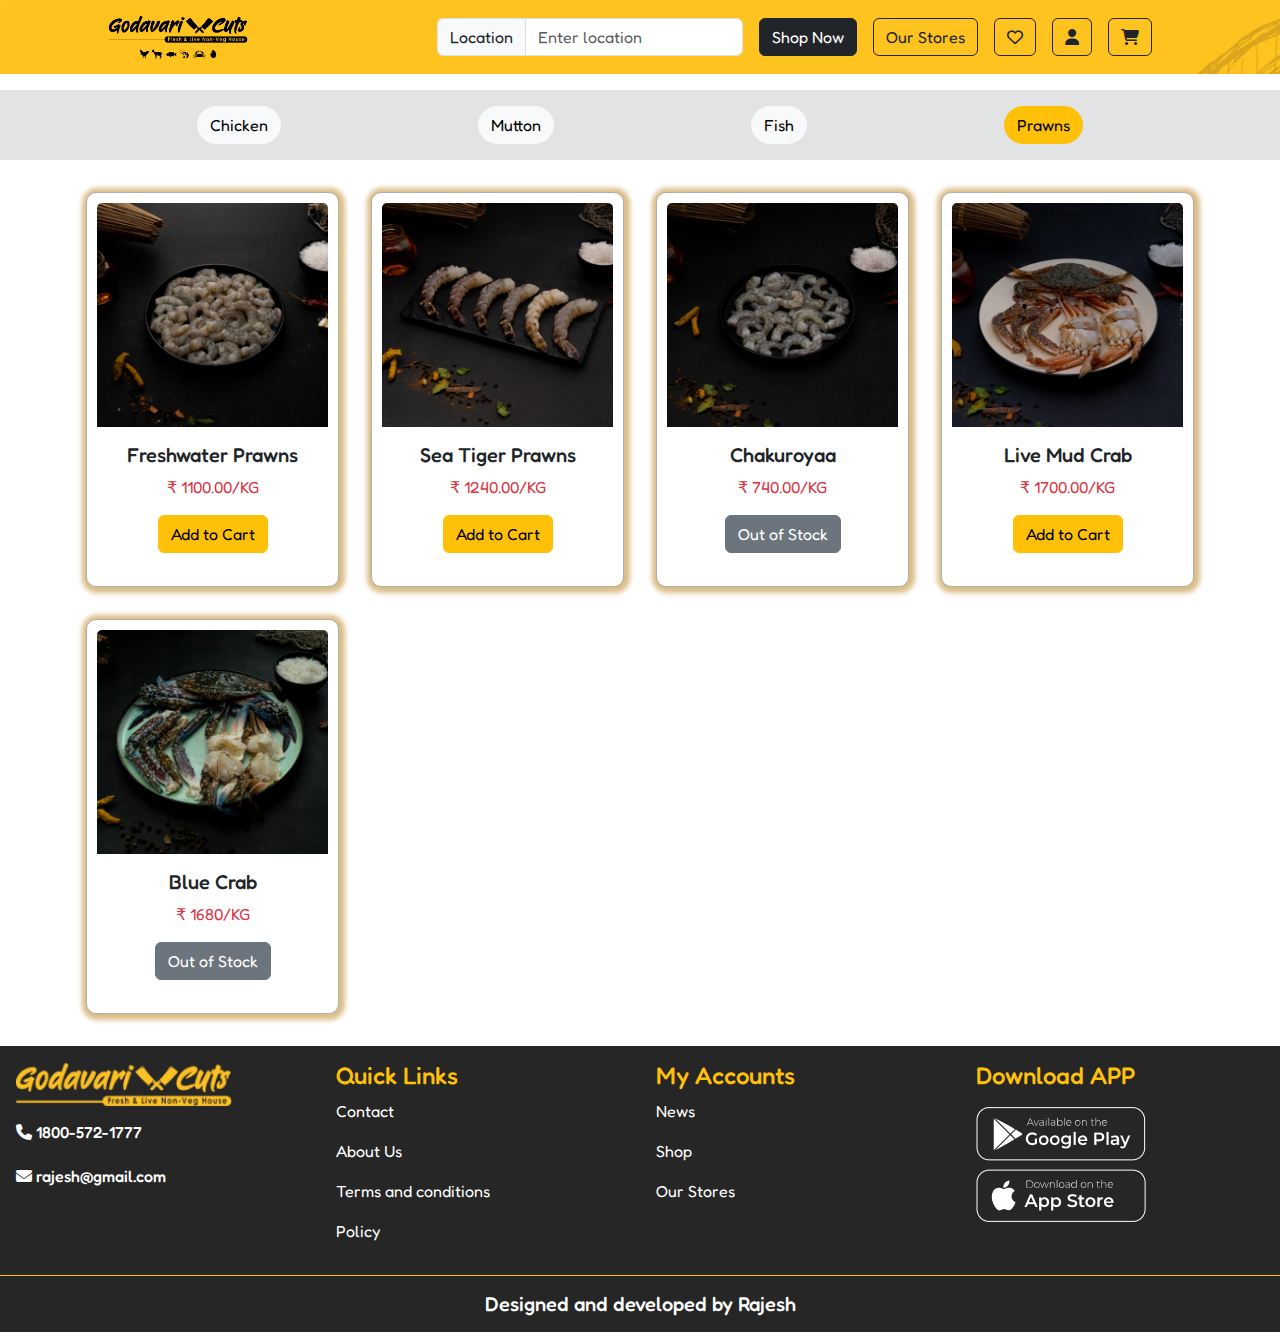
<file: prawns.html>
<!DOCTYPE html>
<html lang="en">
<head>
    <meta charset="UTF-8">
    <meta name="viewport" content="width=device-width, initial-scale=1.0">
    <title>Godavari Cuts</title>
    <link rel="stylesheet" href="https://cdnjs.cloudflare.com/ajax/libs/font-awesome/6.6.0/css/all.min.css"/>
    <link rel="stylesheet" href="https://fonts.googleapis.com/css2?family=Fredoka:wght@300..700&display=swap"/>
    <link rel="stylesheet" href="https://cdnjs.cloudflare.com/ajax/libs/animate.css/4.1.1/animate.min.css"/>
    <link rel="stylesheet" href="style.css">
    <link rel="stylesheet" href="css/bootstrap.min.css">
    <script src="js/bootstrap.bundle.min.js"></script>
</head>
<body>
    <section class="container-fluid main">
        <header class="h-auto">
            <nav class="navbar navbar-expand-md">
                <div class="container-fluid">
                  <a class="text-center col-md-3" href="index.html">
                    <img src="assets/logo.png" class="w-50" alt="">
                  </a>
                  <div class="collapse navbar-collapse justify-content-center " id="navbarNav">
                    <ul class="navbar-nav">
                      <li class="nav-item p-2">
                      <div class="input-group ">
                        <span class="input-group-text" id="basic-addon1">Location</span>
                        <input type="text" class="form-control " placeholder="Enter location" aria-label="Username" aria-describedby="basic-addon1">
                      </div>
                    </li>
                    <li class="nav-item p-2 ">
                      <a class="btn btn-dark " href="shopnow.html">Shop Now</a>
                    </li>  
                    <li class="nav-item p-2 ">
                      <a class="btn btn-outline-dark" href="stores.html">Our Stores</a>
                    </li>
                    <li class="nav-item p-2">
                      <a class="btn btn-outline-dark"><i class="fa-regular fa-heart fa-beat-fade"></i></a>
                    </li>
                    <li class="nav-item p-2 ">
                      <a class="btn btn-outline-dark" href="account.html"><i class="fa-solid fa-user fa-bounce"></i></a>
                    </li>
                    <li class="nav-item p-2 ">
                      <a class="btn btn-outline-dark"><i class="fa-solid fa-cart-shopping fa-shake"></i></a>
                    </li>
                    </ul>
                  </div>
                </div>
              </nav>
        </header>
    </section>
    <section class="d-flex justify-content-evenly bg-secondary-subtle py-3 my-3 shop_cat">
      <a class="btn btn-light rounded-pill " href="chicken.html">Chicken</a>
      <a class="btn btn-light rounded-pill" href="mutton.html">Mutton</a>
      <a class="btn btn-light rounded-pill" href="fish.html">Fish</a>
      <a class="btn btn-warning rounded-pill" href="prawns.html">Prawns</a>
    </section>
    <section class="prawns container my-3">
      <div class="row">
        <div class="col-md-3 col-sm-6 p-3">
          <div class="card">
            <img src="assets/prawns1.webp" class="card-img-top " alt="...">
            <div class="card-body text-center">
              <h5 class="card-title">Freshwater Prawns</h5>
              <p class="card-text text-danger">₹ 1100.00/KG</p>
              <a href="#" class="btn btn-warning">Add to Cart</a>
            </div>
          </div>
        </div>
        <div class="col-md-3 col-sm-6 p-3">
          <div class="card">
            <img src="assets/prawns2.webp" class="card-img-top " alt="...">
            <div class="card-body text-center">
              <h5 class="card-title">Sea Tiger Prawns</h5>
              <p class="card-text text-danger">₹ 1240.00/KG</p>
              <a href="#" class="btn btn-warning">Add to Cart</a>
            </div>
          </div>
        </div>
        <div class="col-md-3 col-sm-6 p-3">
          <div class="card">
            <img src="assets/prawns3.webp" class="card-img-top " alt="...">
            <div class="card-body text-center">
              <h5 class="card-title">Chakuroyaa</h5>
              <p class="card-text text-danger">₹ 740.00/KG</p>
              <a href="#" class="btn btn-secondary">Out of Stock</a>
            </div>
          </div>
        </div>
        <div class="col-md-3 col-sm-6 p-3">
          <div class="card">
            <img src="assets/prawns4.webp" class="card-img-top " alt="...">
            <div class="card-body text-center">
              <h5 class="card-title">Live Mud Crab</h5>
              <p class="card-text text-danger">₹ 1700.00/KG</p>
              <a href="#" class="btn btn-warning">Add to Cart</a>
            </div>
          </div>
        </div>
        <div class="col-md-3 col-sm-6 p-3">
          <div class="card">
            <img src="assets/prawns5.webp" class="card-img-top " alt="...">
            <div class="card-body text-center">
              <h5 class="card-title">Blue Crab</h5>
              <p class="card-text text-danger">₹ 1680/KG</p>
              <a href="#" class="btn btn-secondary">Out of Stock</a>
            </div>
          </div>
        </div>
      </div>
    </section>
    <footer class="container-fluid ">
        <div class="row  border-bottom border-warning">
          <div class="col-md-3 col-sm-6 p-3 ">
            <img src="assets/footer_log.avif" class="w-75" alt="" srcset="">
            <h6 class="text-white pt-3"><i class="fa-solid fa-phone"></i> 1800-572-1777</h6>
            <h6 class="text-white pt-3 "><i class="fa-solid fa-envelope"></i> rajesh@gmail.com</h6>
          </div>
          <div class="col-md-3 col-sm-6 p-3  ">
            <h4 class="text-warning">Quick Links</h4>
            <div class="list-group">
              <p class="text-white ">Contact</p>
              <p class="text-white ">About Us</p>
              <p class="text-white ">Terms and conditions</p>
              <p class="text-white">Policy</p>
            </div>
          </div>
          <div class="col-md-3 col-sm-6 p-3 ">
            <h4 class="text-warning">My Accounts</h4>
            <div class="list-group">
              <p class="text-white ">News</p>
              <p class="text-white ">Shop</p>
              <p class="text-white ">Our Stores</p>
            </div>
          </div>
          <div class="col-md-3 col-sm-6 p-3">
            <h4 class="text-warning">Download APP</h4>
            <img src="assets/Playstore.png" class="pt-2">
            <img src="assets/App_Store.png" class="pt-2">
          </div>
        </div>
        <h5 class="text-white text-center p-3">Designed and developed by Rajesh</h5>
    </footer> 
</body>
</html>
</file>
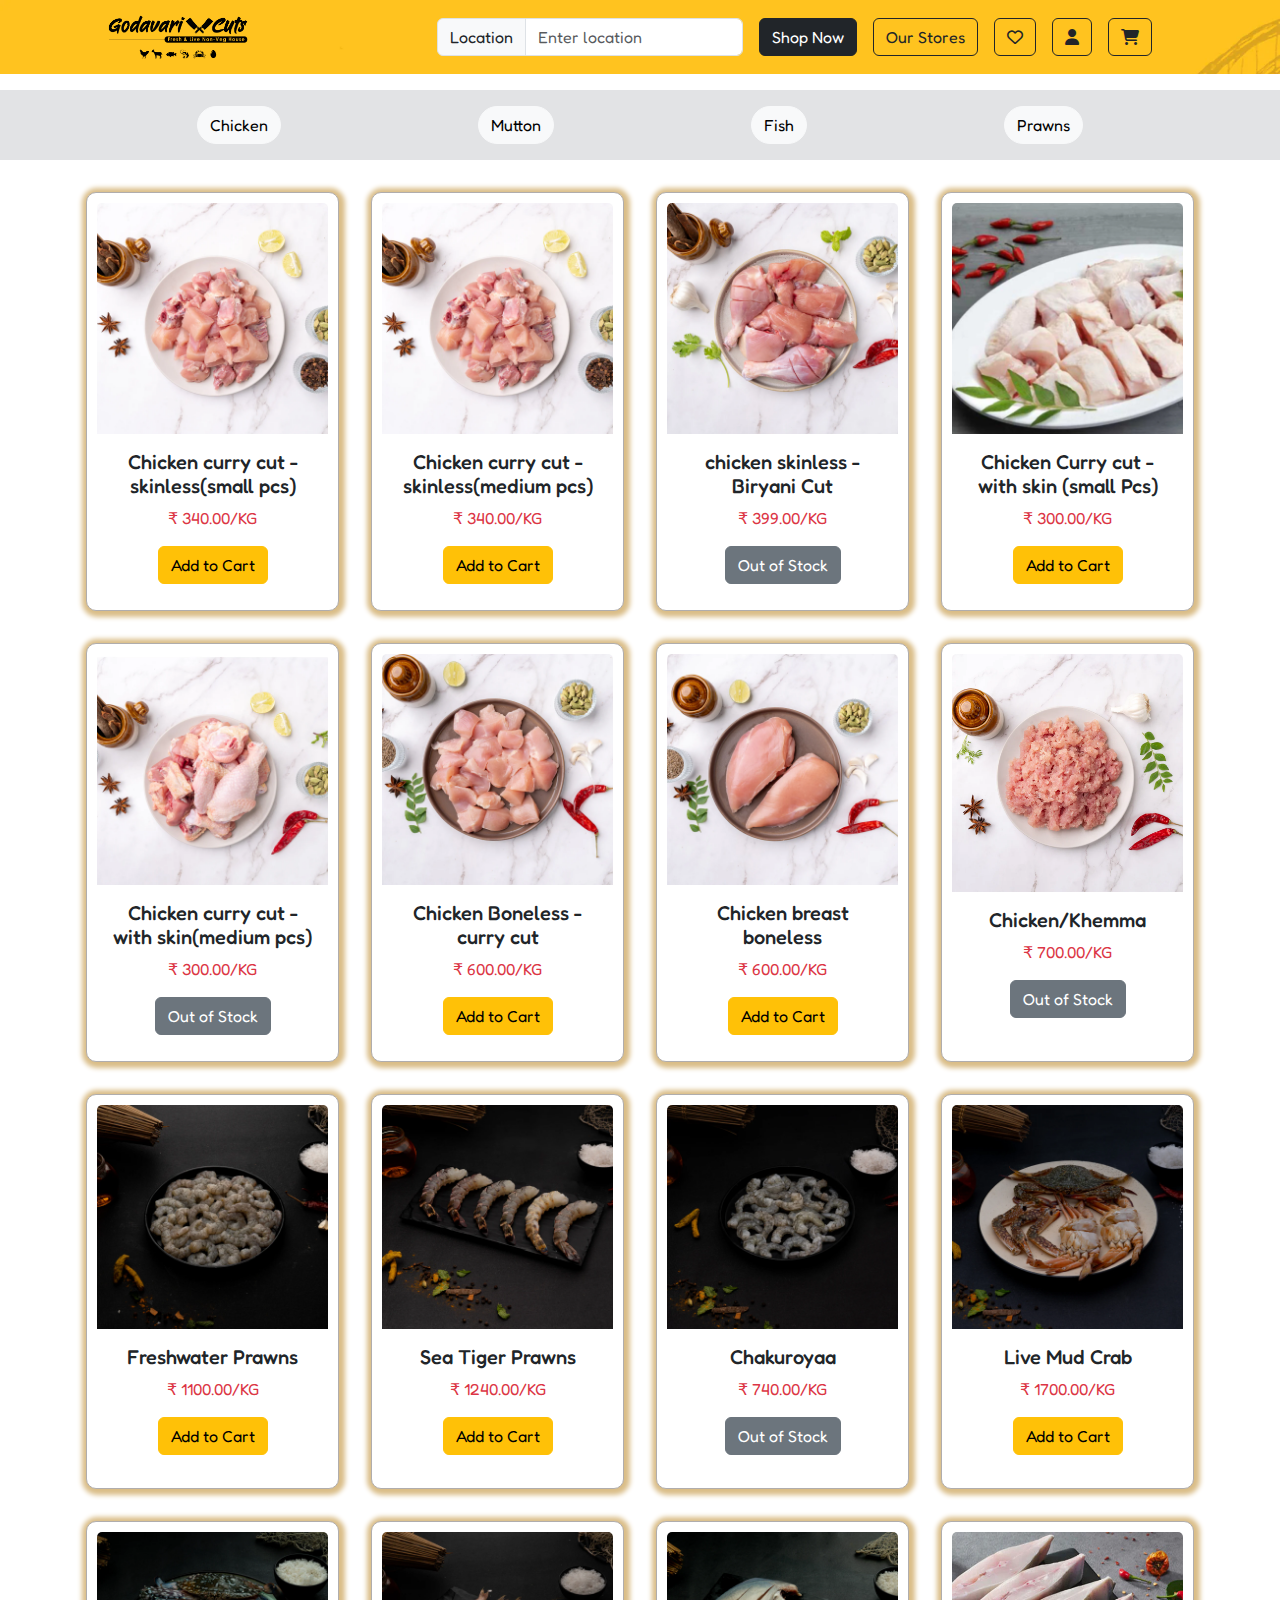
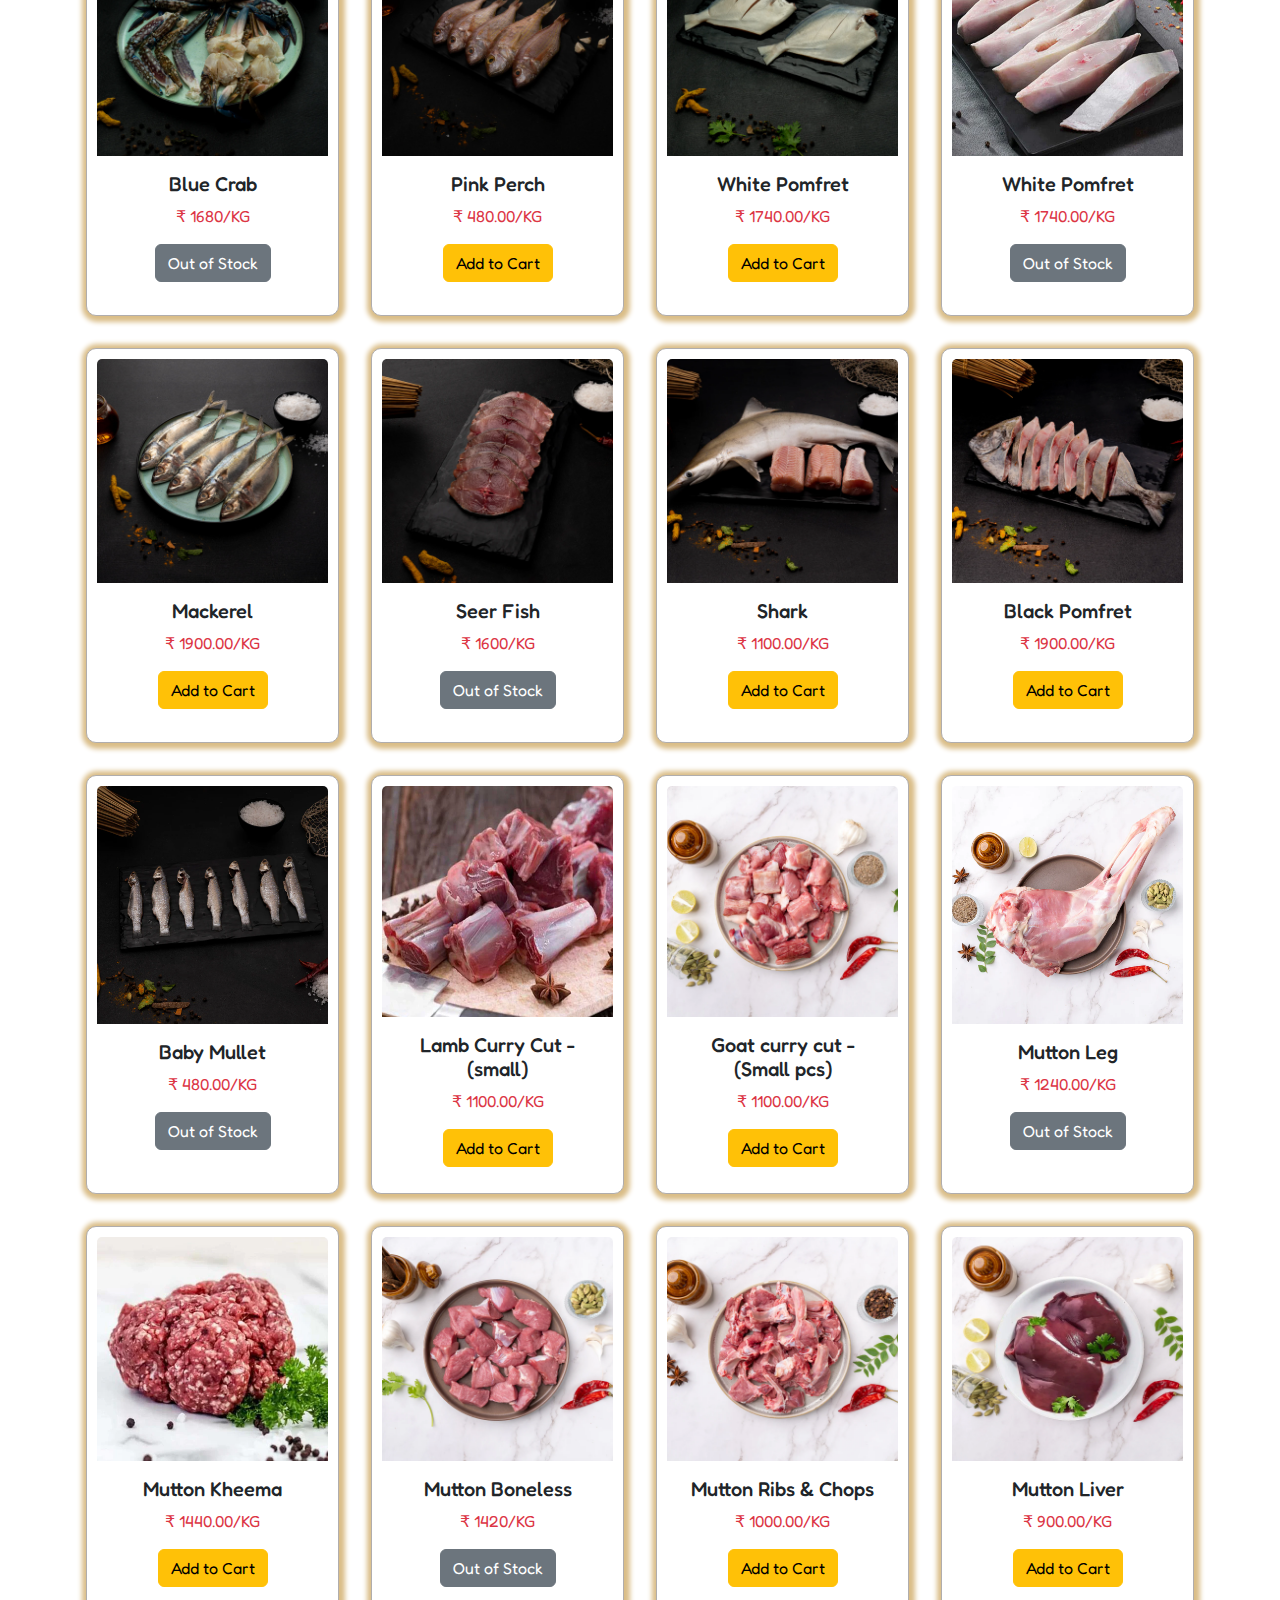
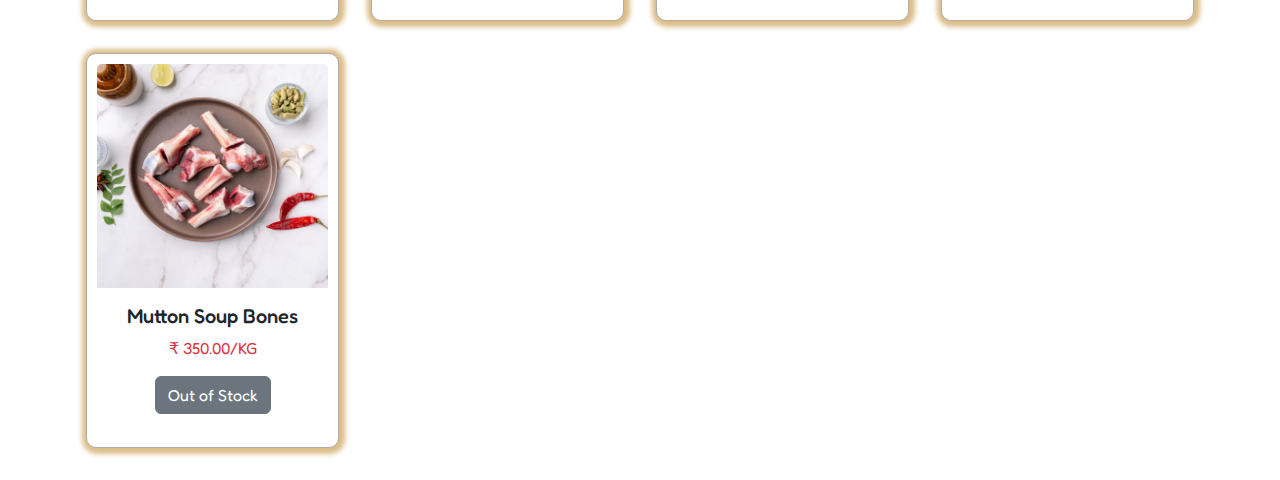
<file: shopnow.html>
<!DOCTYPE html>
<html lang="en">
<head>
    <meta charset="UTF-8">
    <meta name="viewport" content="width=device-width, initial-scale=1.0">
    <title>Godavari Cuts</title>
    <link rel="stylesheet" href="https://cdnjs.cloudflare.com/ajax/libs/font-awesome/6.6.0/css/all.min.css"/>
    <link rel="stylesheet" href="https://fonts.googleapis.com/css2?family=Fredoka:wght@300..700&display=swap"/>
    <link rel="stylesheet" href="https://cdnjs.cloudflare.com/ajax/libs/animate.css/4.1.1/animate.min.css"/>
    <link rel="stylesheet" href="style.css">
    <link rel="stylesheet" href="css/bootstrap.min.css">
    <script src="js/bootstrap.bundle.min.js"></script>
</head>
<body>
    <section class="container-fluid main">
        <header class="h-auto">
            <nav class="navbar navbar-expand-md">
                <div class="container-fluid">
                  <a class="text-center col-md-3" href="index.html">
                    <img src="assets/logo.png" class="w-50" alt="">
                  </a>
                  <div class="collapse navbar-collapse justify-content-center " id="navbarNav">
                    <ul class="navbar-nav">
                      <li class="nav-item p-2">
                      <div class="input-group ">
                        <span class="input-group-text" id="basic-addon1">Location</span>
                        <input type="text" class="form-control " placeholder="Enter location" aria-label="Username" aria-describedby="basic-addon1">
                      </div>
                    </li>
                    <li class="nav-item p-2 ">
                      <a class="btn btn-dark " href="shopnow.html">Shop Now</a>
                    </li>  
                    <li class="nav-item p-2 ">
                      <a class="btn btn-outline-dark" href="stores.html">Our Stores</a>
                    </li>
                    <li class="nav-item p-2">
                      <a class="btn btn-outline-dark"><i class="fa-regular fa-heart fa-beat-fade"></i></a>
                    </li>
                    <li class="nav-item p-2 ">
                      <a class="btn btn-outline-dark" href="account.html"><i class="fa-solid fa-user fa-bounce"></i></a>
                    </li>
                    <li class="nav-item p-2 ">
                      <a class="btn btn-outline-dark"><i class="fa-solid fa-cart-shopping fa-shake"></i></a>
                    </li>
                    </ul>
                  </div>
                </div>
              </nav>
        </header>
    </section>
    <section class="d-flex justify-content-evenly bg-secondary-subtle py-3 my-3 shop_cat">
      <a class="btn btn-light rounded-pill" href="chicken.html">Chicken</a>
      <a class="btn btn-light rounded-pill" href="mutton.html">Mutton</a>
      <a class="btn btn-light rounded-pill" href="fish.html">Fish</a>
      <a class="btn btn-light rounded-pill" href="prawns.html">Prawns</a>
    </section>
    <section class="shopnow container  my-3">
      <div class="row">
          <div class="col-md-3 col-sm-6 p-3">
            <div class="card">
              <img src="assets/chicken1.webp" class="card-img-top " alt="...">
              <div class="card-body text-center">
                <h5 class="card-title">Chicken curry cut - skinless(small pcs)</h5>
                <p class="card-text text-danger">₹ 340.00/KG</p>
                <a href="#" class="btn btn-warning">Add to Cart</a>
              </div>
            </div>
          </div>
          <div class="col-md-3 col-sm-6 p-3">
            <div class="card">
              <img src="assets/chicken2.webp" class="card-img-top " alt="...">
              <div class="card-body text-center">
                <h5 class="card-title">Chicken curry cut - skinless(medium pcs)</h5>
                <p class="card-text text-danger">₹ 340.00/KG</p>
                <a href="#" class="btn btn-warning">Add to Cart</a>
              </div>
            </div>
          </div>
          <div class="col-md-3 col-sm-6 p-3">
            <div class="card">
              <img src="assets/chicken3.webp" class="card-img-top " alt="...">
              <div class="card-body text-center">
                <h5 class="card-title">chicken skinless - Biryani Cut</h5>
                <p class="card-text text-danger">₹ 399.00/KG</p>
                <a href="#" class="btn btn-secondary">Out of Stock</a>
              </div>
            </div>
          </div>
          <div class="col-md-3 col-sm-6 p-3">
            <div class="card">
              <img src="assets/chicken4.webp" class="card-img-top " alt="...">
              <div class="card-body text-center">
                <h5 class="card-title">Chicken Curry cut - with skin (small Pcs)</h5>
                <p class="card-text text-danger">₹ 300.00/KG</p>
                <a href="#" class="btn btn-warning">Add to Cart</a>
              </div>
            </div>
          </div>
          <div class="col-md-3 col-sm-6 p-3">
            <div class="card">
              <img src="assets/chicken5.webp" class="card-img-top " alt="...">
              <div class="card-body text-center">
                <h5 class="card-title">Chicken curry cut - with skin(medium pcs)</h5>
                <p class="card-text text-danger">₹ 300.00/KG</p>
                <a href="#" class="btn btn-secondary">Out of Stock</a>
              </div>
            </div>
          </div>
          <div class="col-md-3 col-sm-6 p-3">
            <div class="card">
              <img src="assets/chicken6.webp" class="card-img-top " alt="...">
              <div class="card-body text-center">
                <h5 class="card-title">Chicken Boneless - curry cut</h5>
                <p class="card-text text-danger">₹ 600.00/KG</p>
                <a href="#" class="btn btn-warning">Add to Cart</a>
              </div>
            </div>
          </div>
          <div class="col-md-3 col-sm-6 p-3">
            <div class="card">
              <img src="assets/chicken7.webp" class="card-img-top " alt="...">
              <div class="card-body text-center">
                <h5 class="card-title">Chicken breast boneless</h5>
                <p class="card-text text-danger">₹ 600.00/KG</p>
                <a href="#" class="btn btn-warning">Add to Cart</a>
              </div>
            </div>
          </div>
          <div class="col-md-3 col-sm-6 p-3">
            <div class="card">
              <img src="assets/chicken8.webp" class="card-img-top " alt="...">
              <div class="card-body text-center">
                <h5 class="card-title">Chicken/Khemma</h5>
                <p class="card-text text-danger">₹ 700.00/KG</p>
                <a href="#" class="btn btn-secondary">Out of Stock</a>
              </div>
            </div>
          </div>
          <div class="col-md-3 col-sm-6 p-3">
            <div class="card">
              <img src="assets/prawns1.webp" class="card-img-top " alt="...">
              <div class="card-body text-center">
                <h5 class="card-title">Freshwater Prawns</h5>
                <p class="card-text text-danger">₹ 1100.00/KG</p>
                <a href="#" class="btn btn-warning">Add to Cart</a>
              </div>
            </div>
          </div>
          <div class="col-md-3 col-sm-6 p-3">
            <div class="card">
              <img src="assets/prawns2.webp" class="card-img-top " alt="...">
              <div class="card-body text-center">
                <h5 class="card-title">Sea Tiger Prawns</h5>
                <p class="card-text text-danger">₹ 1240.00/KG</p>
                <a href="#" class="btn btn-warning">Add to Cart</a>
              </div>
            </div>
          </div>
          <div class="col-md-3 col-sm-6 p-3">
            <div class="card">
              <img src="assets/prawns3.webp" class="card-img-top " alt="...">
              <div class="card-body text-center">
                <h5 class="card-title">Chakuroyaa</h5>
                <p class="card-text text-danger">₹ 740.00/KG</p>
                <a href="#" class="btn btn-secondary">Out of Stock</a>
              </div>
            </div>
          </div>
          <div class="col-md-3 col-sm-6 p-3">
            <div class="card">
              <img src="assets/prawns4.webp" class="card-img-top " alt="...">
              <div class="card-body text-center">
                <h5 class="card-title">Live Mud Crab</h5>
                <p class="card-text text-danger">₹ 1700.00/KG</p>
                <a href="#" class="btn btn-warning">Add to Cart</a>
              </div>
            </div>
          </div>
          <div class="col-md-3 col-sm-6 p-3">
            <div class="card">
              <img src="assets/prawns5.webp" class="card-img-top " alt="...">
              <div class="card-body text-center">
                <h5 class="card-title">Blue Crab</h5>
                <p class="card-text text-danger">₹ 1680/KG</p>
                <a href="#" class="btn btn-secondary">Out of Stock</a>
              </div>
            </div>
          </div>
          <div class="col-md-3 col-sm-6 p-3">
            <div class="card">
              <img src="assets/fish1.webp" class="card-img-top " alt="...">
              <div class="card-body text-center">
                <h5 class="card-title">Pink Perch</h5>
                <p class="card-text text-danger">₹ 480.00/KG</p>
                <a href="#" class="btn btn-warning">Add to Cart</a>
              </div>
            </div>
          </div>
          <div class="col-md-3 col-sm-6 p-3">
            <div class="card">
              <img src="assets/fish2.webp" class="card-img-top " alt="...">
              <div class="card-body text-center">
                <h5 class="card-title">White Pomfret</h5>
                <p class="card-text text-danger">₹ 1740.00/KG</p>
                <a href="#" class="btn btn-warning">Add to Cart</a>
              </div>
            </div>
          </div>
          <div class="col-md-3 col-sm-6 p-3">
            <div class="card">
              <img src="assets/fish3.webp" class="card-img-top " alt="...">
              <div class="card-body text-center">
                <h5 class="card-title">White Pomfret</h5>
                <p class="card-text text-danger">₹ 1740.00/KG</p>
                <a href="#" class="btn btn-secondary">Out of Stock</a>
              </div>
            </div>
          </div>
          <div class="col-md-3 col-sm-6 p-3">
            <div class="card">
              <img src="assets/fish4.jpg" class="card-img-top " alt="...">
              <div class="card-body text-center">
                <h5 class="card-title">Mackerel</h5>
                <p class="card-text text-danger">₹ 1900.00/KG</p>
                <a href="#" class="btn btn-warning">Add to Cart</a>
              </div>
            </div>
          </div>
          <div class="col-md-3 col-sm-6 p-3">
            <div class="card">
              <img src="assets/fish5.webp" class="card-img-top " alt="...">
              <div class="card-body text-center">
                <h5 class="card-title">Seer Fish</h5>
                <p class="card-text text-danger">₹ 1600/KG</p>
                <a href="#" class="btn btn-secondary">Out of Stock</a>
              </div>
            </div>
          </div>
          <div class="col-md-3 col-sm-6 p-3">
            <div class="card">
              <img src="assets/fish6.webp" class="card-img-top " alt="...">
              <div class="card-body text-center">
                <h5 class="card-title">Shark</h5>
                <p class="card-text text-danger">₹ 1100.00/KG</p>
                <a href="#" class="btn btn-warning">Add to Cart</a>
              </div>
            </div>
          </div>
          <div class="col-md-3 col-sm-6 p-3">
            <div class="card">
              <img src="assets/fish7.webp" class="card-img-top " alt="...">
              <div class="card-body text-center">
                <h5 class="card-title">Black Pomfret</h5>
                <p class="card-text text-danger">₹ 1900.00/KG</p>
                <a href="#" class="btn btn-warning">Add to Cart</a>
              </div>
            </div>
          </div>
          <div class="col-md-3 col-sm-6 p-3">
            <div class="card">
              <img src="assets/fish8.webp" class="card-img-top " alt="...">
              <div class="card-body text-center">
                <h5 class="card-title">Baby Mullet</h5>
                <p class="card-text text-danger">₹ 480.00/KG</p>
                <a href="#" class="btn btn-secondary">Out of Stock</a>
              </div>
            </div>
          </div>
          <div class="col-md-3 col-sm-6 p-3">
            <div class="card">
              <img src="assets/mutton1.webp" class="card-img-top " alt="...">
              <div class="card-body text-center">
                <h5 class="card-title">Lamb Curry Cut - (small)</h5>
                <p class="card-text text-danger">₹ 1100.00/KG</p>
                <a href="#" class="btn btn-warning">Add to Cart</a>
              </div>
            </div>
          </div>
          <div class="col-md-3 col-sm-6 p-3">
            <div class="card">
              <img src="assets/mutton2.webp" class="card-img-top " alt="...">
              <div class="card-body text-center">
                <h5 class="card-title">Goat curry cut - (Small pcs)</h5>
                <p class="card-text text-danger">₹ 1100.00/KG</p>
                <a href="#" class="btn btn-warning">Add to Cart</a>
              </div>
            </div>
          </div>
          <div class="col-md-3 col-sm-6 p-3">
            <div class="card">
              <img src="assets/mutton3.webp" class="card-img-top " alt="...">
              <div class="card-body text-center">
                <h5 class="card-title">Mutton Leg</h5>
                <p class="card-text text-danger">₹ 1240.00/KG</p>
                <a href="#" class="btn btn-secondary">Out of Stock</a>
              </div>
            </div>
          </div>
          <div class="col-md-3 col-sm-6 p-3">
            <div class="card">
              <img src="assets/mutton4.webp" class="card-img-top " alt="...">
              <div class="card-body text-center">
                <h5 class="card-title">Mutton Kheema</h5>
                <p class="card-text text-danger">₹ 1440.00/KG</p>
                <a href="#" class="btn btn-warning">Add to Cart</a>
              </div>
            </div>
          </div>
          <div class="col-md-3 col-sm-6 p-3">
            <div class="card">
              <img src="assets/mutton5.webp" class="card-img-top " alt="...">
              <div class="card-body text-center">
                <h5 class="card-title">Mutton Boneless</h5>
                <p class="card-text text-danger">₹ 1420/KG</p>
                <a href="#" class="btn btn-secondary">Out of Stock</a>
              </div>
            </div>
          </div>
          <div class="col-md-3 col-sm-6 p-3">
            <div class="card">
              <img src="assets/mutton6.webp" class="card-img-top " alt="...">
              <div class="card-body text-center">
                <h5 class="card-title">Mutton Ribs & Chops</h5>
                <p class="card-text text-danger">₹ 1000.00/KG</p>
                <a href="#" class="btn btn-warning">Add to Cart</a>
              </div>
            </div>
          </div>
          <div class="col-md-3 col-sm-6 p-3">
            <div class="card">
              <img src="assets/mutton7.webp" class="card-img-top " alt="...">
              <div class="card-body text-center">
                <h5 class="card-title">Mutton Liver</h5>
                <p class="card-text text-danger">₹ 900.00/KG</p>
                <a href="#" class="btn btn-warning">Add to Cart</a>
              </div>
            </div>
          </div>
          <div class="col-md-3 col-sm-6 p-3">
            <div class="card">
              <img src="assets/mutton8.webp" class="card-img-top " alt="...">
              <div class="card-body text-center">
                <h5 class="card-title">Mutton Soup Bones</h5>
                <p class="card-text text-danger">₹ 350.00/KG</p>
                <a href="#" class="btn btn-secondary">Out of Stock</a>
              </div>
            </div>
          </div>
      </div>
    </section>
</body>
</html>
</file>
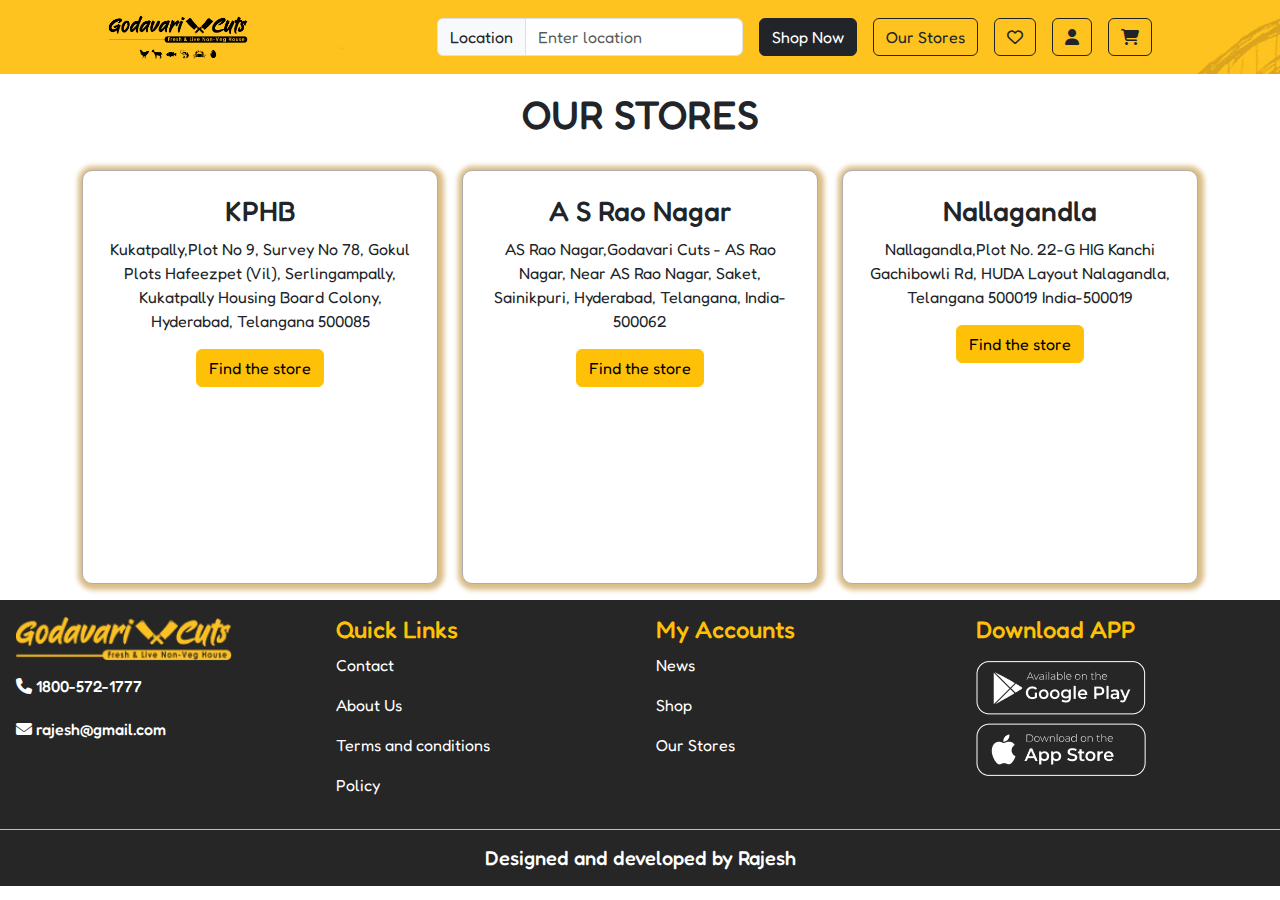
<file: stores.html>
<!DOCTYPE html>
<html lang="en">
<head>
    <meta charset="UTF-8">
    <meta name="viewport" content="width=device-width, initial-scale=1.0">
    <title>Godavari Cuts</title>
    <link rel="stylesheet" href="https://cdnjs.cloudflare.com/ajax/libs/font-awesome/6.6.0/css/all.min.css"/>
    <link rel="stylesheet" href="https://fonts.googleapis.com/css2?family=Fredoka:wght@300..700&display=swap"/>
    <link rel="stylesheet" href="https://cdnjs.cloudflare.com/ajax/libs/animate.css/4.1.1/animate.min.css"/>
    <link rel="stylesheet" href="style.css">
    <link rel="stylesheet" href="css/bootstrap.min.css">
    <script src="js/bootstrap.bundle.min.js"></script>
</head>
<body>
    <section class="container-fluid main">
        <header class="h-auto">
            <nav class="navbar navbar-expand-md">
                <div class="container-fluid">
                  <a class="text-center col-md-3" href="index.html">
                    <img src="assets/logo.png" class="w-50" alt="">
                  </a>
                  <div class="collapse navbar-collapse justify-content-center " id="navbarNav">
                    <ul class="navbar-nav">
                      <li class="nav-item p-2">
                      <div class="input-group ">
                        <span class="input-group-text" id="basic-addon1">Location</span>
                        <input type="text" class="form-control " placeholder="Enter location" aria-label="Username" aria-describedby="basic-addon1">
                      </div>
                    </li>
                    <li class="nav-item p-2 ">
                      <a class="btn btn-dark " href="shopnow.html">Shop Now</a>
                    </li>  
                    <li class="nav-item p-2 ">
                      <a class="btn btn-outline-dark" href="stores.html">Our Stores</a>
                    </li>
                    <li class="nav-item p-2">
                      <a class="btn btn-outline-dark"><i class="fa-regular fa-heart fa-beat-fade"></i></a>
                    </li>
                    <li class="nav-item p-2 ">
                      <a class="btn btn-outline-dark" href="account.html"><i class="fa-solid fa-user fa-bounce"></i></a>
                    </li>
                    <li class="nav-item p-2 ">
                      <a class="btn btn-outline-dark"><i class="fa-solid fa-cart-shopping fa-shake"></i></a>
                    </li>
                    </ul>
                  </div>
                </div>
              </nav>
        </header>
    </section>
    <section class="stores container">
        <h1 class="text-center my-3">OUR STORES</h1>
        <div class="row">
            <div class="col-md-4 col-sm-6 my-3">
                <div class="card p-2">
                  <div class="card-body text-center">
                    <h3 class="card-title">KPHB</h3>
                    <p class="card-text ">Kukatpally,Plot No 9, Survey No 78, Gokul Plots Hafeezpet (Vil), Serlingampally, Kukatpally Housing Board Colony, Hyderabad, Telangana 500085</p>
                    <a href="https://www.google.com/maps/place/17%C2%B029'19.9%22N+78%C2%B022'52.1%22E/@17.488866,78.3811441,17z/data=!3m1!4b1!4m4!3m3!8m2!3d17.488866!4d78.3811441?coh=164777&entry=tt&shorturl=1" class="btn btn-warning">Find the store</a>
                    <iframe src="https://www.google.com/maps/embed?pb=!1m17!1m12!1m3!1d3805.390536817519!2d78.3811389!3d17.4888611!2m3!1f0!2f0!3f0!3m2!1i1024!2i768!4f13.1!3m2!1m1!2zMTfCsDI5JzE5LjkiTiA3OMKwMjInNTIuMSJF!5e0!3m2!1sen!2sin!4v1729090845111!5m2!1sen!2sin" allowfullscreen="" loading="lazy" referrerpolicy="no-referrer-when-downgrade" class="w-100 p-2"></iframe>
                  </div>
                </div>
            </div>
            <div class="col-md-4 col-sm-6 my-3">
                <div class="card p-2">
                  <div class="card-body text-center">
                    <h3 class="card-title">A S Rao Nagar</h3>
                    <p class="card-text ">AS Rao Nagar,Godavari Cuts - AS Rao Nagar, Near AS Rao Nagar, Saket, Sainikpuri, Hyderabad, Telangana, India-500062</p>
                    <a href="https://www.google.com/maps/place/17%C2%B029'19.9%22N+78%C2%B022'52.1%22E/@17.488866,78.3811441,17z/data=!3m1!4b1!4m4!3m3!8m2!3d17.488866!4d78.3811441?coh=164777&entry=tt&shorturl=1" class="btn btn-warning">Find the store</a>
                    <iframe src="https://www.google.com/maps/embed?pb=!1m17!1m12!1m3!1d3805.390536817519!2d78.3811389!3d17.4888611!2m3!1f0!2f0!3f0!3m2!1i1024!2i768!4f13.1!3m2!1m1!2zMTfCsDI5JzE5LjkiTiA3OMKwMjInNTIuMSJF!5e0!3m2!1sen!2sin!4v1729090845111!5m2!1sen!2sin" allowfullscreen="" loading="lazy" referrerpolicy="no-referrer-when-downgrade" class="w-100 p-2"></iframe>
                  </div>
                </div>
            </div>
            <div class="col-md-4 col-sm-6 my-3">
                <div class="card p-2">
                  <div class="card-body text-center">
                    <h3 class="card-title">Nallagandla</h3>
                    <p class="card-text ">Nallagandla,Plot No. 22-G HIG Kanchi Gachibowli Rd, HUDA Layout Nalagandla, Telangana 500019 India-500019</p>
                    <a href="https://www.google.com/maps/place/17%C2%B023'24.0%22N+78%C2%B028'19.2%22E/@17.39,78.472,17z/data=!3m1!4b1!4m4!3m3!8m2!3d17.39!4d78.472?entry=ttu&g_ep=EgoyMDI0MTAxMy4wIKXMDSoASAFQAw%3D%3D" class="btn btn-warning">Find the store</a>
                    <iframe src="https://www.google.com/maps/embed?pb=!1m17!1m12!1m3!1d3807.453725185738!2d78.472!3d17.39!2m3!1f0!2f0!3f0!3m2!1i1024!2i768!4f13.1!3m2!1m1!2zMTfCsDIzJzI0LjAiTiA3OMKwMjgnMTkuMiJF!5e0!3m2!1sen!2sin!4v1729091270792!5m2!1sen!2sin" allowfullscreen="" loading="lazy" referrerpolicy="no-referrer-when-downgrade" class="w-100 p-2"></iframe>
                  </div>
                </div>
            </div>
        </div>
    </section>
    <footer class="container-fluid ">
        <div class="row  border-bottom border-warning">
          <div class="col-md-3 col-sm-6 p-3 ">
            <img src="assets/footer_log.avif" class="w-75" alt="" srcset="">
            <h6 class="text-white pt-3"><i class="fa-solid fa-phone"></i> 1800-572-1777</h6>
            <h6 class="text-white pt-3 "><i class="fa-solid fa-envelope"></i> rajesh@gmail.com</h6>
          </div>
          <div class="col-md-3 col-sm-6 p-3  ">
            <h4 class="text-warning">Quick Links</h4>
            <div class="list-group">
              <p class="text-white ">Contact</p>
              <p class="text-white ">About Us</p>
              <p class="text-white ">Terms and conditions</p>
              <p class="text-white">Policy</p>
            </div>
          </div>
          <div class="col-md-3 col-sm-6 p-3 ">
            <h4 class="text-warning">My Accounts</h4>
            <div class="list-group">
              <p class="text-white ">News</p>
              <p class="text-white ">Shop</p>
              <p class="text-white ">Our Stores</p>
            </div>
          </div>
          <div class="col-md-3 col-sm-6 p-3">
            <h4 class="text-warning">Download APP</h4>
            <img src="assets/Playstore.png" class="pt-2">
            <img src="assets/App_Store.png" class="pt-2">
          </div>
        </div>
        <h5 class="text-white text-center p-3">Designed and developed by Rajesh</h5>
    </footer> 
</body>
</html>
</file>
<file: style.css>
*{
    font-family: "Fredoka", sans-serif;
    
}
.main{
    background-image: url("assets/banner.png");
    background-size: cover;
    background-position: top;
}
.main .carousel-inner{
    border: 5px solid white;
}
.buy{
    background-color: #fefaee;
}
.card{
    box-shadow: 1px 1px 5px 5px rgb(218, 189, 135);
    border: 1px solid rgb(176, 173, 173) !important;
    border-radius: 10px !important;
    overflow: hidden;
    padding: 10px;
    height: 100% !important;
    
}
.card img{
    height: 60% !important;
}
.card img:hover{
    transform: scale(1.1);
    transition-duration: 1s;
    border-radius: 10px !important;
}
.categories img{
    box-shadow: 1px 1px 5px 5px rgb(218, 189, 135);
    padding: 5px;
    border: 2px solid rgb(218, 189, 135) !important;
    border-radius: 50%;
}
.shop_cat a:hover{
    background-color: #FFC107 !important;
}
.signup_form{
    background-color: #fefaee;
}
footer{
    background-color: #262626;
}

@media (max-width:768px) {
    .main{
        height: auto;
    }

}
</file>
